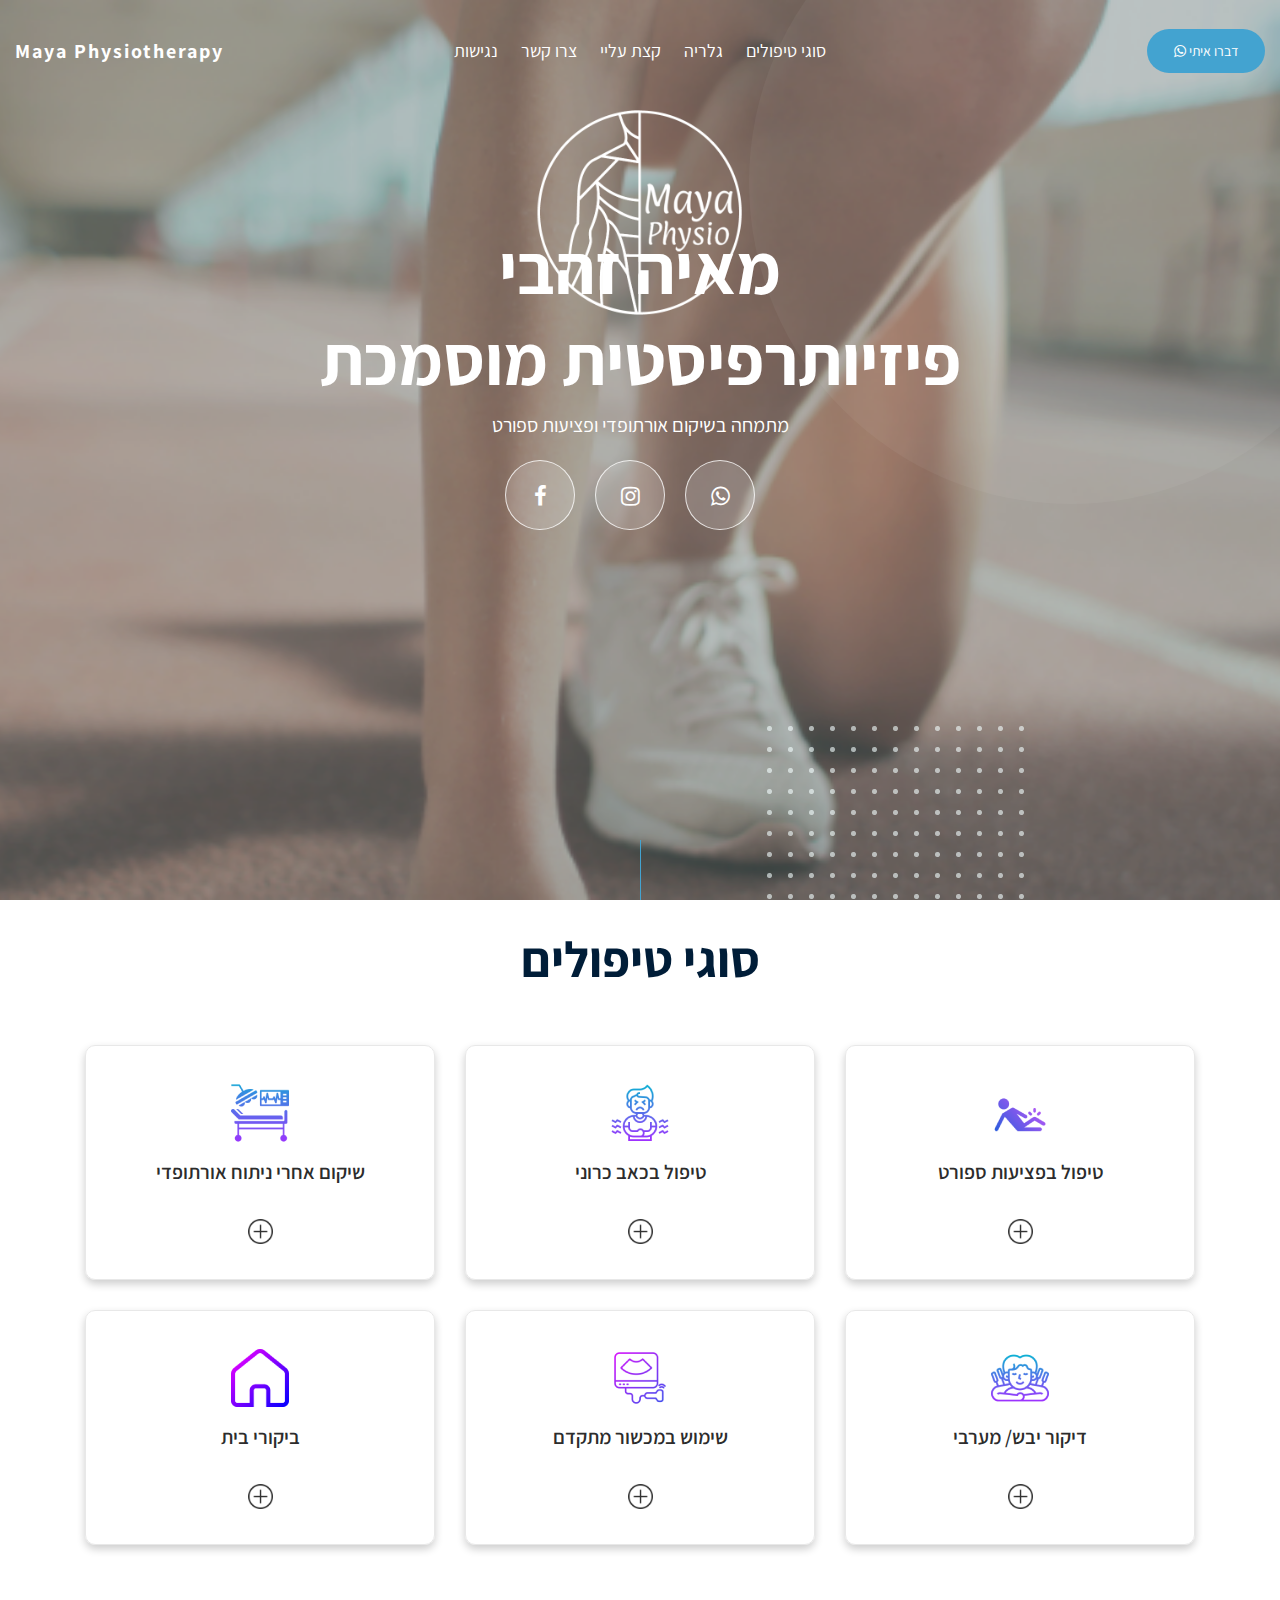
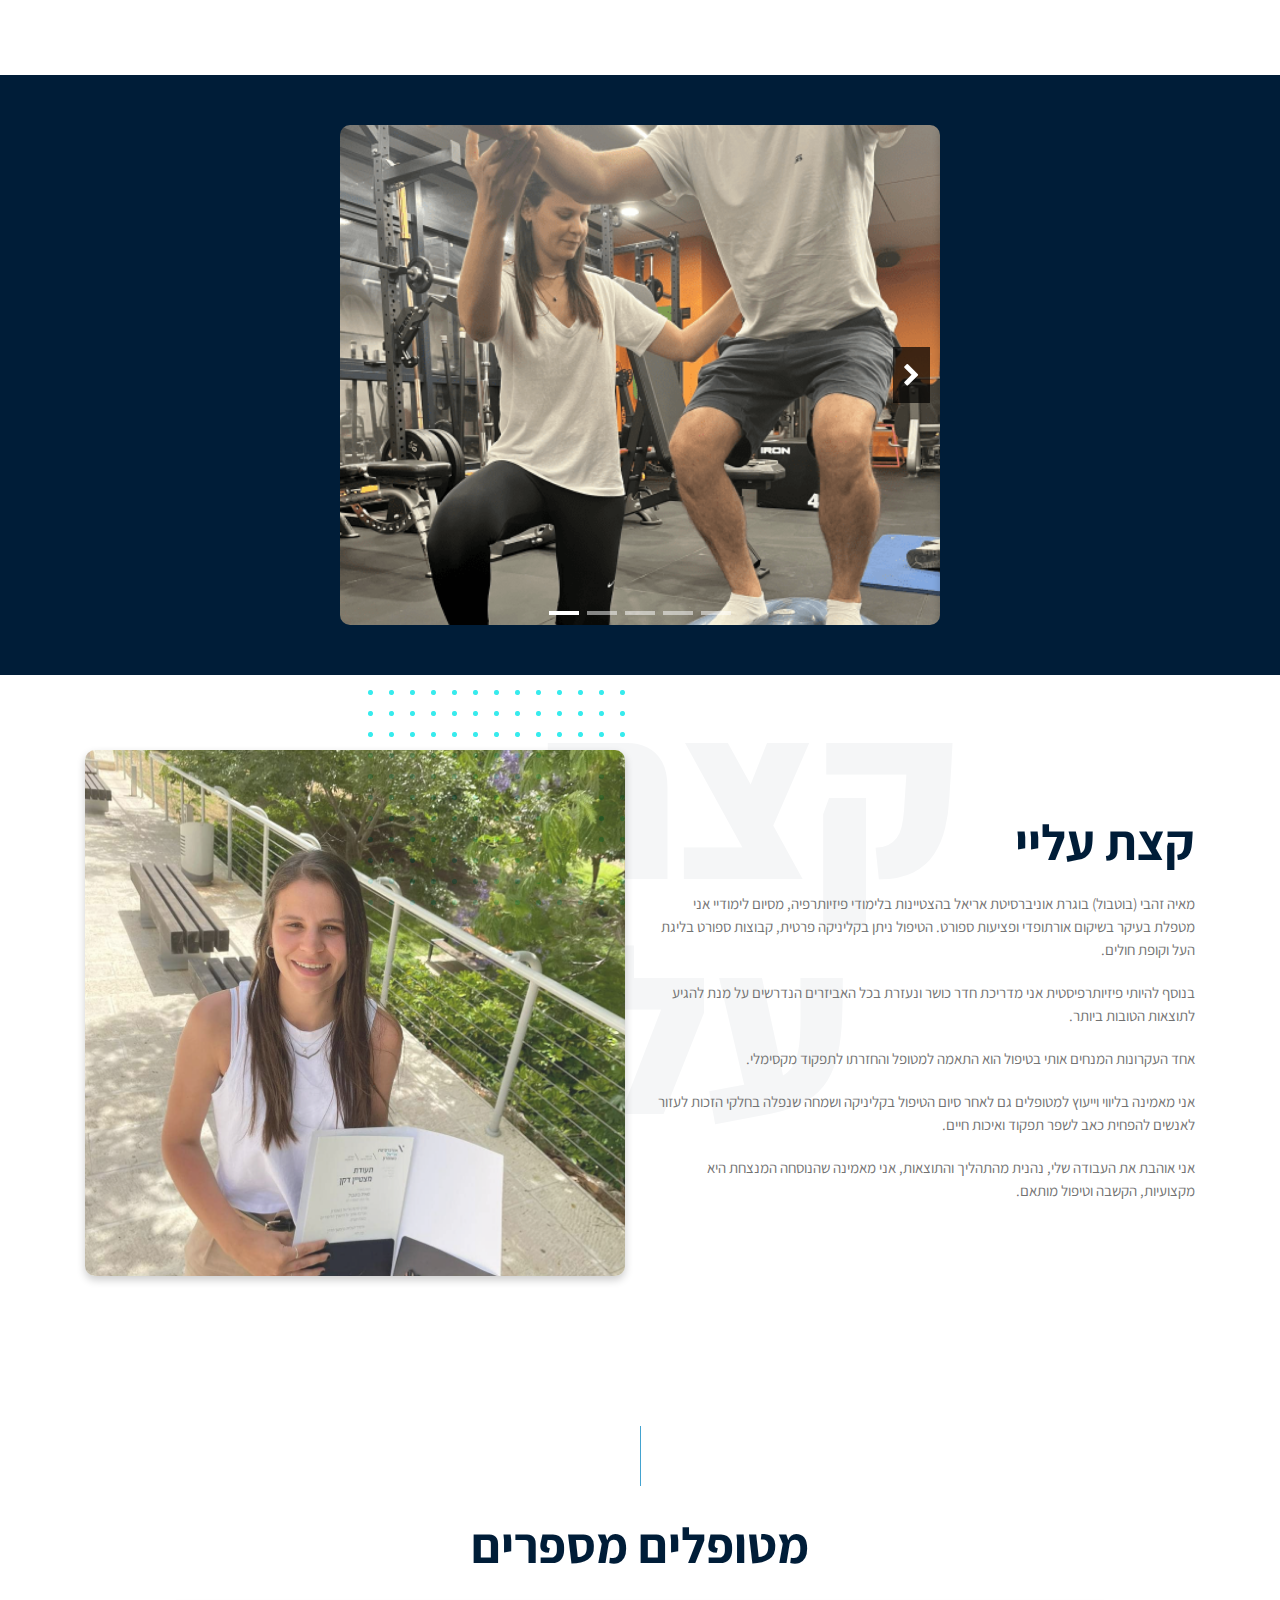
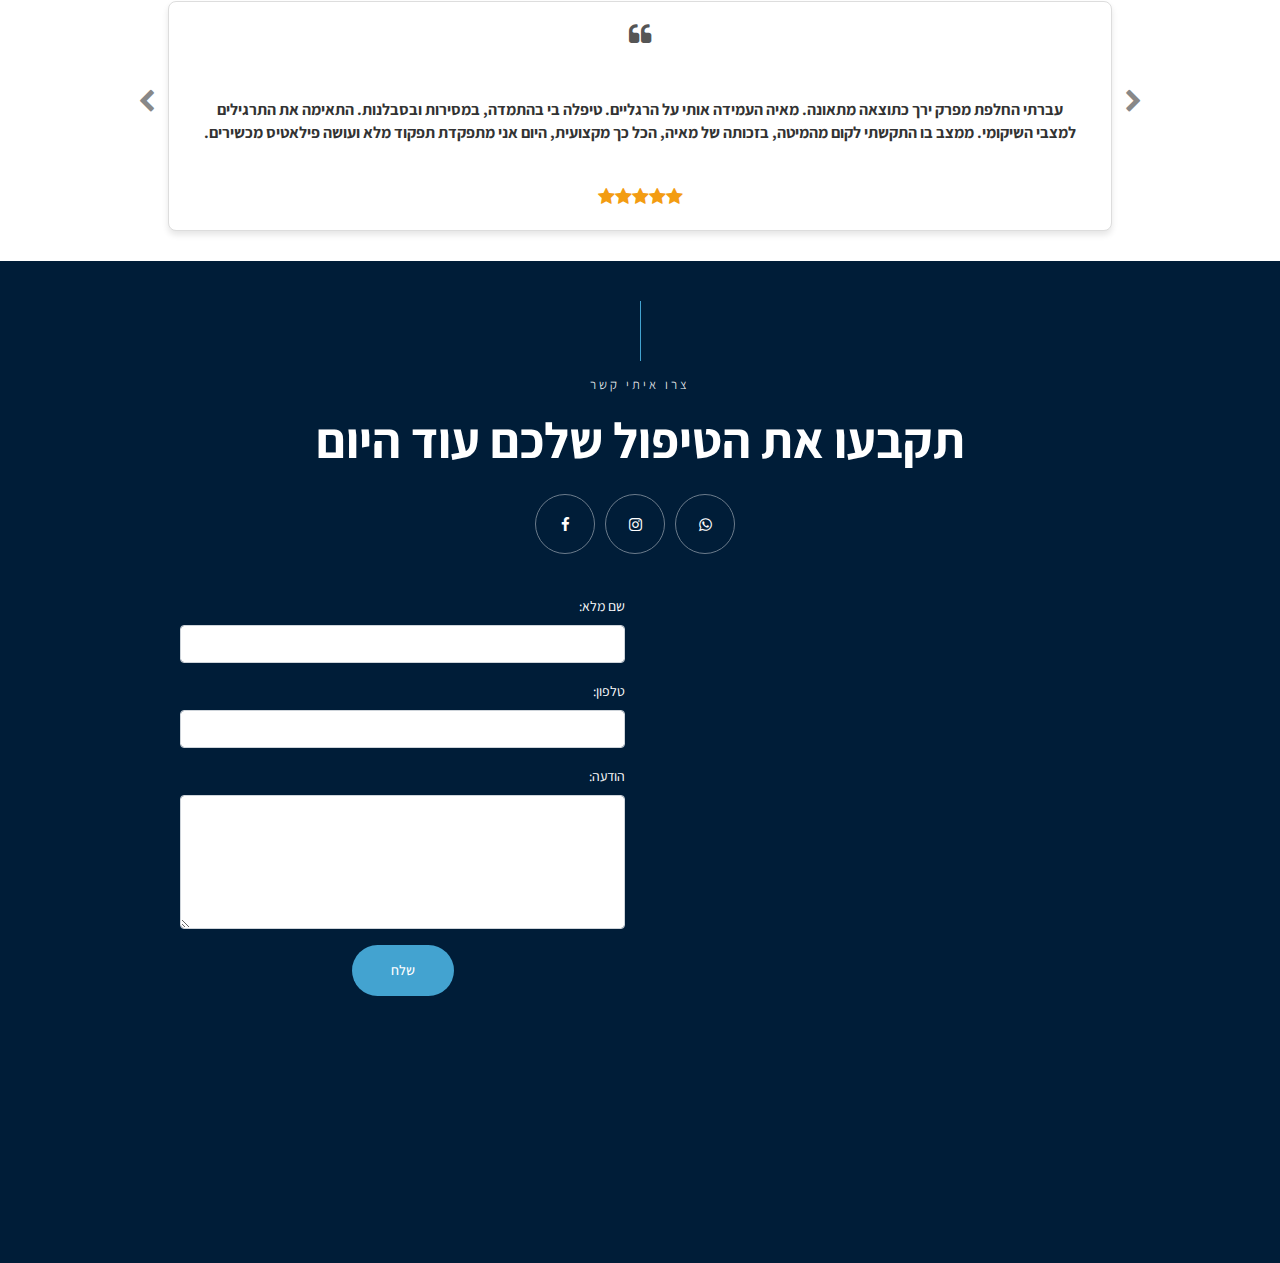
<file: index.html>
<!doctype html>
<html class="no-js" lang="he" >
<head>
    <!-- Google tag (gtag.js) -->
    <script async src="https://www.googletagmanager.com/gtag/js?id=G-TFSXCVNJ96"></script>
    <script>
        window.dataLayer = window.dataLayer || [];
        function gtag(){dataLayer.push(arguments);}
        gtag('js', new Date());

        gtag('config', 'G-TFSXCVNJ96');
    </script>
    <!-- /Google tag (gtag.js) -->
   
    <link rel="preconnect" href="https://fonts.googleapis.com">
    <link rel="preconnect" href="https://fonts.gstatic.com" crossorigin>
    <link href="https://fonts.googleapis.com/css2?family=Assistant:wght@200..800&display=swap" rel="stylesheet">

    <meta charset="utf-8">
    <meta http-equiv="x-ua-compatible" content="ie=edge">
    <title>Maya Physiotherapy</title>
    <link rel="icon" type="image/png" href="logo_white.png">

    <meta name="description" content="">
    <meta name="viewport" content="width=device-width, initial-scale=1">

    <!-- <link rel="manifest" href="site.webmanifest"> -->
    <!-- Place favicon.ico in the root directory -->

    <!-- CSS here -->
    <link rel="stylesheet" href="css/bootstrap.min.css">
    <link rel="stylesheet" href="css/owl.carousel.min.css">
    <link rel="stylesheet" href="css/magnific-popup.css">
    <link rel="stylesheet" href="css/font-awesome.min.css">
    <link rel="stylesheet" href="css/gijgo.css">
    <link rel="stylesheet" href="css/animate.min.css">
    <link rel="stylesheet" href="css/slick.css">
    <link rel="stylesheet" href="css/slicknav.css">
    <link rel="stylesheet" href="css/style.css">
</head>
<body>
    <!--[if lte IE 9]>
        <p class="browserupgrade">You are using an <strong>outdated</strong> browser. Please <a href="https://browsehappy.com/">upgrade your browser</a> to improve your experience and security.</p>
    <![endif]-->

    <!-- header-start -->
    <div id="top"></div>    
    <header role="banner">
        <div class="header-area">
            <div id="sticky-header" class="main-header-area">
                <div class="container-fluid">
                    <div class="row align-items-center">
                        <div class="col-xl-3 col-lg-2">
                            <div class="logo">
                                <a href="#top">
                                    Maya Physiotherapy
                                </a>
                            </div>
                        </div>
                        <div class="col-xl-6 col-lg-7">
                            <div class="main-menu  d-none d-lg-block">
                                <nav role="navigation">
                                    <ul id="navigation" role="menu">
                                        <li role="menuitem"><a href="accessibillity.html">נגישות</a></li>
                                        <li role="menuitem"><a href="#contact">צרו קשר</a></li>
                                        <li role="menuitem"><a href="#about_me">קצת עליי</a></li>
                                        <li role="menuitem"><a href="#gallery">גלריה</a></li>
                                        <li role="menuitem"><a href="#service_area">סוגי טיפולים</a></li>
                                    </ul>
                                </nav>
                            </div>
                        </div>
                        <div class="col-xl-3 col-lg-3 d-none d-lg-block">
                            <div class="Appointment">
                                <div class="book_btn d-none d-lg-block">
                                    <a href="https://www.rb.gy/2xjkc8" target="_blank"><i class="fa fa-whatsapp"></i> דברו איתי</a>                                    
                                </div>
                            </div>
                        </div>
                        <div class="col-12">
                            <div class="mobile_menu d-block d-lg-none"></div>
                        </div>
                    </div>

                </div>
            </div>
        </div>
    </header>
    <!-- header-end -->

    <!-- main content area -->
    <main id="main-content" role="main">

        <!-- slider_area_start -->
        <div class="slider_area">
            <div class="single_slider  d-flex align-items-center slider_bg_1">
                <div class="shap_pattern d-none d-lg-block">
                    <img src="img/about/grid.png" alt="Pattern grid image">
                </div>            
                <div class="container">
                    <div class="row align-items-center">
                        <div class="col-xl-12">
                            <div class="slider_text text-center">
                                <h3>מאיה זהבי</h3>
                                <h3 class="job-title">
                                    פיזיותרפיסטית מוסמכת
                                </h3>
                                <span class="job-description">
                                מתמחה בשיקום אורתופדי ופציעות ספורט                     
                                </span>
                            </div>
                            <div class="social_links">
                                <ul>
                                    <li><a href="https://www.facebook.com/maya.botbol" target="_blank"><i class="fa fa-facebook"></i> </a></li>
                                    <li><a href="https://www.instagram.com/mayabotbol94" target="_blank"><i class="fa fa-instagram"></i> </a></li>
                                    <li><a href="https://www.rb.gy/2xjkc8" target="_blank"><i class="fa fa-whatsapp"></i> </a></li>
                                    <li><a class="call-link" href="tel:0546351044" target="_blank"><i class="fa fa-phone"></i> </a></li>
                                </ul>
                            </div>
                            <div class="scroll_btn">
                                <a href="#service_area">
                                    <svg xmlns="http://www.w3.org/2000/svg" xmlns:xlink="http://www.w3.org/1999/xlink" aria-hidden="true" role="img" class="iconify iconify--fa6-solid" width="1em" height="1em" viewBox="0 0 512 512"><path fill="currentColor" d="M256 0a256 256 0 1 0 0 512a256 256 0 1 0 0-512M135 241c-9.4-9.4-9.4-24.6 0-33.9s24.6-9.4 33.9 0l87 87l87-87c9.4-9.4 24.6-9.4 33.9 0s9.4 24.6 0 33.9L273 345c-9.4 9.4-24.6 9.4-33.9 0z"></path></svg>
                                </a>                            
                            </div>
                        </div>                    
                    </div>
                </div>
            </div>
        </div>
        <!-- slider_area_end -->
        
        <!-- service_area  -->
        <!-- https://www.flaticon.com/free-icons/physiotherapy -->
        <div class="service_area" id="service_area">
            <div class="container">
                <div class="row">
                    <div class="col-xl-12">
                        <div class="section_title text-center mb-65">                        
                            <span></span>
                            <h3 class="h3-blue">סוגי טיפולים</h3>
                        </div>
                    </div>
                </div>
                <div class="row">
                    <div class="col-xl-4 col-md-4">
                        <div class="single_service text-center" onclick="toggleDescription(this)" role="button" tabindex="0" aria-expanded="false" aria-controls="description1">
                            <div class="service-card-icon"><img src="img/icons/surgery.svg" alt="Orthopedic Surgery Rehabilitation Icon"></div>
                            <div class="service-card-title">שיקום אחרי ניתוח אורתופדי</div>
                            <div class="service-card-description" id="description1">ליווי החל מהיום הראשון לאחר הניתוח ועד לחזרה לתפקוד מלא, בין אם מדובר בניתוח לאחר חבלה או ניתוח מתוכנן לצורך שיפור באיכות החיים.</div>
                            <span class="toggle-icon"></span>
                        </div>
                    </div>
                    <div class="col-xl-4 col-md-4">
                        <div class="single_service text-center" onclick="toggleDescription(this)" role="button" tabindex="0" aria-expanded="false" aria-controls="description2">
                            <div class="service-card-icon"><img src="img/icons/pain.svg" alt="Chronic Pain Treatment Icon"></div>
                            <div class="service-card-title">טיפול בכאב כרוני</div>
                            <div class="service-card-description" id="description2">שימוש בטכניקות מנואליות להקלה על כאב בשילוב הסבר על מקור הכאב.</div>
                            <span class="toggle-icon"></span>
                        </div>
                    </div>
                    <div class="col-xl-4 col-md-4">
                        <div class="single_service text-center" onclick="toggleDescription(this)" role="button" tabindex="0" aria-expanded="false" aria-controls="description3">
                            <div class="service-card-icon"><img src="img/icons/sport.svg" alt="Sports Injuries Treatment Icon"></div>
                            <div class="service-card-title">טיפול בפציעות ספורט</div>
                            <div class="service-card-description" id="description3">טיפול בפציעות ממגוון ענפי הספורט, לספורטאים מקצוענים וחובבנים כאחד. הקליניקה מאובזרת ברמה הגבוהה ביותר על מנת לתת מענה לספורטאים לחזור לפעילות במהירות האפשרית.</div>
                            <span class="toggle-icon"></span>
                        </div>
                    </div>
                </div>
                <div class="row">
                    <div class="col-xl-4 col-md-4">
                        <div class="single_service text-center" onclick="toggleDescription(this)" role="button" tabindex="0" aria-expanded="false" aria-controls="description4">
                            <div class="service-card-icon"><img src="img/icons/house.svg" alt="Home Visits Icon"></div>
                            <div class="service-card-title">ביקורי בית</div>
                            <div class="service-card-description" id="description4">חלק מהמטופלים מתקשים ביציאה מהבית וצריכים טיפול שתואם את תפקודם הנוכחי, ביקורי בית מתבצעים בראשל"צ והסביבה.</div>
                            <span class="toggle-icon"></span>
                        </div>
                    </div>
                    <div class="col-xl-4 col-md-4">
                        <div class="single_service text-center" onclick="toggleDescription(this)" role="button" tabindex="0" aria-expanded="false" aria-controls="description5">
                            <div class="service-card-icon"><img src="img/icons/equipment.svg" alt="Advanced Equipment Usage Icon"></div>
                            <div class="service-card-title">שימוש במכשור מתקדם</div>
                            <div class="service-card-description" id="description5">שימוש בTENS ואולטרסאונד טיפולי.</div>
                            <span class="toggle-icon"></span>
                        </div>
                    </div>
                    <div class="col-xl-4 col-md-4">
                        <div class="single_service text-center" onclick="toggleDescription(this)" role="button" tabindex="0" aria-expanded="false" aria-controls="description6">
                            <div class="service-card-icon"><img src="img/icons/acupuncture.svg" alt="Dry/Western Needling Icon"></div>
                            <div class="service-card-title">דיקור יבש/ מערבי</div>
                            <div class="service-card-description" id="description6">טיפול לצורך הפחתת כאב ושיפור טווחי תנועה שנובעים ממקור שרירי.</div>
                            <span class="toggle-icon"></span>
                        </div>
                    </div>
                </div>
            </div>
        </div>    
        <!--/ service_area  -->
        
        <!-- gallery -->
        <div class="portfolio_area portfolio_bg_1" id="gallery">
            <div class="portfolio-container">
                <div class="portfolio">
                    <div class="portfolio-inner">
                        <div class="portfolio-item"><img src="img/portfolio/1.png" alt="portfolio image #1"></div>
                        <div class="portfolio-item"><img src="img/portfolio/2.png" alt="portfolio image #2"></div>
                        <div class="portfolio-item"><img src="img/portfolio/3.png" alt="portfolio image #3"></div>
                        <div class="portfolio-item"><img src="img/portfolio/4.png" alt="portfolio image #4"></div>
                        <div class="portfolio-item"><img src="img/portfolio/5.png" alt="portfolio image #5"></div>
                    </div>
                    <button class="imageBtn prev"><i class="fa fa-chevron-left"></i></button>
                    <button class="imageBtn next"><i class="fa fa-chevron-right"></i></button>
                    <div class="portfolio-indicators"></div>
                </div>
            </div>
        </div>
        <!--/ gallery -->   
        
        <!-- about_me  -->
        <div class="about_me" id="about_me">
            <div class="about_large_title d-none d-lg-block">
                קצת עלי
            </div>
            <div class="container">
                <div class="row align-items-center">                
                    <div class="col-xl-6 col-md-6">
                        <div class="about_img">
                            <div class="color_pattern d-none d-lg-block">
                                <img src="img/about/color_grid.png" alt="colored grid">
                            </div>
                            <div class="my_Pic">
                                    <img src="img/about/BPT.png" alt="maya BPT certificate">
                            </div>
                        </div>
                    </div>
                    <div class="col-xl-6 col-md-6">
                        <div class="about_e_details">
                            <h3>קצת עליי</h3>
                            <p>מאיה זהבי (בוטבול) בוגרת אוניברסיטת אריאל בהצטיינות בלימודי פיזיותרפיה, מסיום לימודיי אני מטפלת בעיקר בשיקום אורתופדי ופציעות ספורט.
                                הטיפול ניתן בקליניקה פרטית, קבוצות ספורט בליגת העל וקופת חולים.</p>
                            <p>בנוסף להיותי פיזיותרפיסטית אני מדריכת חדר כושר ונעזרת בכל האביזרים הנדרשים על מנת להגיע לתוצאות הטובות ביותר.</p>
                            <p>אחד העקרונות המנחים אותי בטיפול הוא התאמה למטופל והחזרתו לתפקוד מקסימלי.</p>
                            <p>אני מאמינה בליווי וייעוץ למטופלים גם לאחר סיום הטיפול בקליניקה ושמחה שנפלה בחלקי הזכות לעזור לאנשים להפחית כאב לשפר תפקוד ואיכות חיים.</p>
                            <p>אני אוהבת את העבודה שלי, נהנית מהתהליך והתוצאות, אני מאמינה שהנוסחה המנצחת היא מקצועיות, הקשבה וטיפול מותאם.</p>
                        </div>
                    </div>
                </div>
            </div>
        </div>
        <!--/ about_me  -->

        <!-- Recommendations -->
        <div class="recommendation-title text-center">                        
            <span></span>
            <h3>מטופלים מספרים</h3>
        </div>
        <div class="recommendation-section">
            <div class="recommendation-container">
                <button class="nav-button" id="prevBtn">
                    <i class="fa fa-chevron-left"></i>
                </button>
                <div id="recommendationCards"></div>
                <button class="nav-button" id="nextBtn">
                    <i class="fa fa-chevron-right"></i>
                </button>
             </div>

            <template id="recommendationTemplate">
                <div class="recommendation">
                    <div>
                        <i class="fa fa-quote-left" aria-hidden="true"></i>
                    </div>
                    <div>
                        <p></p>
                    </div>
                    <div class="stars"></div>
                </div>
            </template>
        </div>
        
        <!--/ Recommendations -->
        
        <div class="contact" id="contact">
            <div class="container">
                <div class="section_title text-center mb-65">
                    <span>צרו איתי קשר</span>
                    <h3 class="h3-white">תקבעו את הטיפול שלכם עוד היום</h3>
                    <div class="socail_links">
                        <ul>
                            <li><a href="https://www.facebook.com/maya.botbol" target="_blank"><i class="fa fa-facebook"></i></a></li>
                            <li><a href="https://www.instagram.com/mayabotbol94" target="_blank"><i class="fa fa-instagram"></i></a></li>
                            <li><a href="https://www.rb.gy/2xjkc8" target="_blank"><i class="fa fa-whatsapp"></i></a></li>
                            <li><a class="call-link" href="tel:0546351044" target="_blank"><i class="fa fa-phone"></i> </a></li>
                        </ul>
                    </div>         
                </div>
                <div class="row">                
                    <div class="col-xl-6 col-lg-6">
                        <div class="contact_form_area">
                            <div class="row">
                                <div class="col-xl-10 offset-xl-1">
                                    <!-- https://forms.un-static.com/ -->
                                    <form action="https://forms.un-static.com/forms/78335e00d6da94b51d60c2926093464d6988e4e2" method="POST" id="contact_form">
                                        <div class="form-group">
                                            <label for="full_name">שם מלא:</label>
                                            <input type="text" class="form-control" id="full_name" name="full_name" required>
                                        </div>
                                        <div class="form-group">
                                            <label for="phone">טלפון:</label>
                                            <input type="text" class="form-control" id="phone" name="phone" required>
                                        </div>
                                        <div class="form-group">
                                            <label for="description">הודעה:</label>
                                            <textarea class="form-control" id="description" name="description" rows="5" required></textarea>
                                        </div>
                                        <div class="form-group text-center">
                                            <button type="submit" class="boxed-btn3">שלח</button>
                                        </div>
                                    </form>
                                </div>
                            </div>
                        </div>
                    </div>
                    <div class="col-xl-6 col-lg-6">
                        <div class="contact_map">
                            <iframe src="https://www.google.com/maps/embed?pb=!1m18!1m12!1m3!1d3383.962162244056!2d34.771329212632715!3d31.989041173894456!2m3!1f0!2f0!3f0!3m2!1i1024!2i768!4f13.1!3m3!1m2!1s0x1502b380abbb8743%3A0xb550aec94bbb1c53!2sMoshe%20Levi%20St%2011%2C%20Rishon%20LeTsiyon!5e0!3m2!1sen!2sil!4v1717245496168!5m2!1sen!2sil" width="400" height="300" style="border:0;border-radius: 10px;" allowfullscreen="" loading="lazy" referrerpolicy="no-referrer-when-downgrade"></iframe>
                        </div>
                    </div>              
                </div>
            </div>
        </div>

    </main>


    <!-- footer start -->
    <footer class="footer" role="contentinfo">
        <div class="copy-right_text">
            <div class="container">
                <div class="footer_border"></div>
                <div class="row">
                    <div class="col-xl-12">
                        <p class="copy_right text-center" hidden>
                            <!-- Link back to Colorlib can't be removed. Template is licensed under CC BY 3.0. -->
Copyright &amp;copy2024 All rights reserved | This template is made with <i class="fa fa-heart-o" aria-hidden="true"></i> by <a href="https://colorlib.com" target="_blank">Colorlib</a>
<!-- Link back to Colorlib can't be removed. Template is licensed under CC BY 3.0. -->
                        </p>
                    </div>
                </div>
            </div>
        </div>
    </footer>
    <!--/ footer end  -->    
    
    <!-- JS here -->
    <script src="js/vendor/modernizr-3.5.0.min.js"></script>
    <script src="js/vendor/jquery-1.12.4.min.js"></script>
    <script src="js/popper.min.js"></script>
    <script src="js/bootstrap.min.js"></script>
    <script src="js/owl.carousel.min.js"></script>
    <script src="js/isotope.pkgd.min.js"></script>
    <script src="js/ajax-form.js"></script>
    <script src="js/waypoints.min.js"></script>
    <script src="js/jquery.counterup.min.js"></script>
    <script src="js/imagesloaded.pkgd.min.js"></script>
    <script src="js/scrollIt.js"></script>
    <script src="js/jquery.scrollUp.min.js"></script>
    <script src="js/wow.min.js"></script>
    <script src="js/nice-select.min.js"></script>
    <script src="js/jquery.slicknav.min.js"></script>
    <script src="js/jquery.magnific-popup.min.js"></script>
    <script src="js/plugins.js"></script>
    <script src="js/gijgo.min.js"></script>
    <script src="js/main.js"></script>
    <script src="js/form-validation.js"></script>

    <!-- oren js -->
    <script src="js/portfolio.js"></script>
    <script src="js/recommendations.js"></script>
    <script src="js/services.js"></script>

     <!-- Accessibillity -->
    <script src="https://cdn.enable.co.il/licenses/enable-L275880mkutfgip9-0724-61306/init.js"></script>
</body>
</html>
</file>
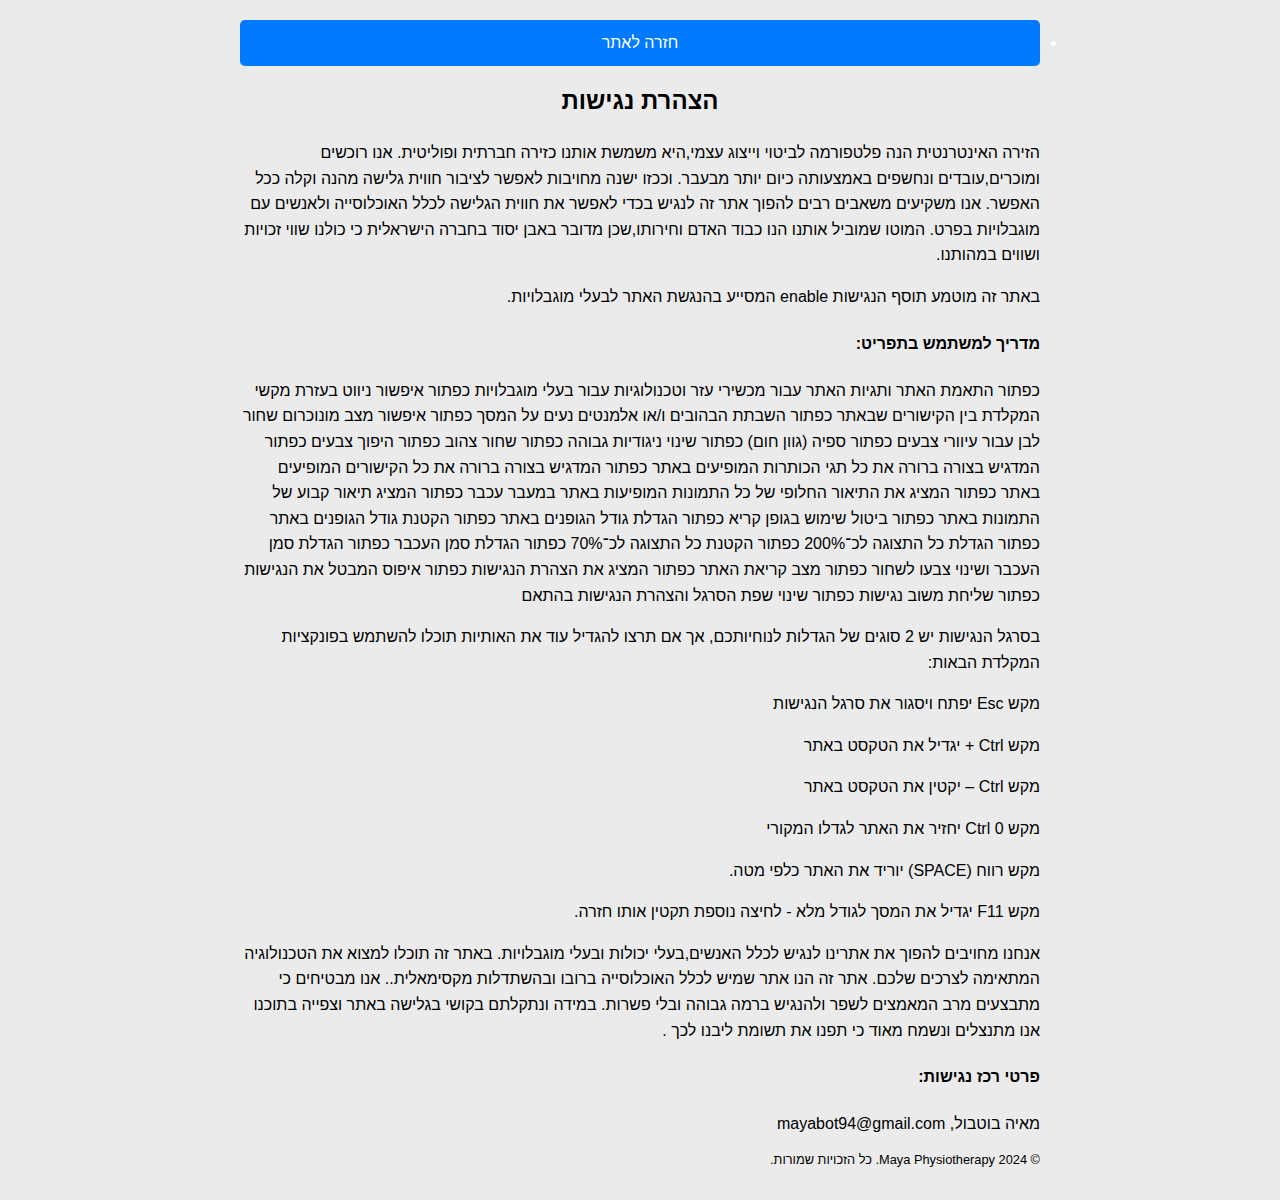
<file: accessibillity.html>
<!DOCTYPE html>
<html lang="en">
<head>
    <meta charset="UTF-8">
    <meta name="viewport" content="width=device-width, initial-scale=1.0">
    <title>Accessibility Statement</title>
    <style>
        body {
            font-family: Arial, sans-serif;
            line-height: 1.6;
            max-width: 800px;
            margin: 0 auto;
            padding: 20px;
            direction: rtl;
            background: #ebebeb;
        }
        h1 {
            font-size: 1.5rem;
            text-align: center;
            margin-bottom: 20px;
        }
        p {
            margin-bottom: 10px;
        }
        .back-to-site {
            display: list-item;
            padding: 10px 20px;
            background-color: #007bff;
            color: #fff;
            text-decoration: none;
            border-radius: 5px;
            transition: background-color 0.3s;           
            text-align: center;

        }
        .back-to-site:hover {
            background-color: #0056b3;
        }
    </style>
</head>
<body>
    <a href="index.html" class="back-to-site">חזרה לאתר</a>

    <h1>הצהרת נגישות</h1>
    <p>
        הזירה האינטרנטית הנה פלטפורמה לביטוי וייצוג עצמי,היא משמשת אותנו כזירה חברתית ופוליטית.

        אנו רוכשים ומוכרים,עובדים ונחשפים באמצעותה כיום יותר מבעבר.

        וככזו ישנה מחויבות לאפשר לציבור חווית גלישה מהנה וקלה ככל האפשר.

        אנו משקיעים משאבים רבים להפוך אתר זה לנגיש בכדי לאפשר את חווית הגלישה לכלל האוכלוסייה ולאנשים עם מוגבלויות בפרט.

        המוטו שמוביל אותנו הנו כבוד האדם וחירותו,שכן מדובר באבן יסוד בחברה הישראלית כי כולנו שווי זכויות ושווים במהותנו.
    </p>
    <p>
        באתר זה מוטמע תוסף הנגישות enable המסייע בהנגשת האתר לבעלי מוגבלויות.
    </p>
    <h4> מדריך למשתמש בתפריט:</h2>
    <p>
        כפתור התאמת האתר ותגיות האתר עבור מכשירי עזר וטכנולוגיות עבור בעלי מוגבלויות

        כפתור איפשור ניווט בעזרת מקשי המקלדת בין הקישורים שבאתר

        כפתור השבתת הבהובים ו/או אלמנטים נעים על המסך

        כפתור איפשור מצב מונוכרום שחור לבן עבור עיוורי צבעים

        כפתור ספיה (גוון חום)

        כפתור שינוי ניגודיות גבוהה

        כפתור שחור צהוב

        כפתור היפוך צבעים

        כפתור המדגיש בצורה ברורה את כל תגי הכותרות המופיעים באתר

        כפתור המדגיש בצורה ברורה את כל הקישורים המופיעים באתר

        כפתור המציג את התיאור החלופי של כל התמונות המופיעות באתר במעבר עכבר

        כפתור המציג תיאור קבוע של התמונות באתר

        כפתור ביטול שימוש בגופן קריא

        כפתור הגדלת גודל הגופנים באתר

        כפתור הקטנת גודל הגופנים באתר

        כפתור הגדלת כל  התצוגה לכ־200%

        כפתור הקטנת כל  התצוגה לכ־70%

        כפתור הגדלת סמן העכבר

        כפתור הגדלת סמן העכבר ושינוי צבעו לשחור

        כפתור מצב קריאת האתר

        כפתור המציג את הצהרת הנגישות

        כפתור איפוס המבטל את הנגישות

        כפתור שליחת משוב נגישות

        כפתור שינוי שפת הסרגל והצהרת הנגישות בהתאם
    </p>
    <p>
        בסרגל הנגישות יש 2 סוגים של הגדלות לנוחיותכם, אך אם תרצו להגדיל עוד את האותיות תוכלו להשתמש בפונקציות המקלדת הבאות:
    </p>
    <p>מקש Esc יפתח ויסגור את סרגל הנגישות</p>
    <p>מקש Ctrl + יגדיל את הטקסט באתר</p>
    <p>מקש Ctrl – יקטין את הטקסט באתר</p>
    <p>מקש Ctrl 0 יחזיר את האתר לגדלו המקורי</p>
    <p>מקש רווח (SPACE) יוריד את האתר כלפי מטה.</p>    
    <p>מקש F11 יגדיל את המסך לגודל מלא - לחיצה נוספת תקטין אותו חזרה.</p>
    <p>
        אנחנו מחויבים להפוך את אתרינו לנגיש לכלל האנשים,בעלי יכולות ובעלי מוגבלויות.

        באתר זה תוכלו למצוא את הטכנולוגיה המתאימה לצרכים שלכם.

        אתר זה הנו אתר שמיש לכלל האוכלוסייה ברובו ובהשתדלות מקסימאלית..
        אנו מבטיחים כי מתבצעים מרב המאמצים לשפר ולהנגיש ברמה גבוהה ובלי פשרות.

        במידה ונתקלתם בקושי בגלישה באתר וצפייה בתוכנו אנו מתנצלים ונשמח מאוד כי תפנו את תשומת ליבנו לכך .
    </p>
    <h4>פרטי רכז נגישות:</h5>
    <p>מאיה בוטבול, mayabot94@gmail.com</p>
    <footer>
        <p style="font-size: 0.8rem;">&copy; 2024 Maya Physiotherapy. כל הזכויות שמורות.</p>
    </footer>

    <!-- Accessibillity -->
    <script src="https://cdn.enable.co.il/licenses/enable-L275880mkutfgip9-0724-61306/init.js"></script>
</body>
</html>
</file>
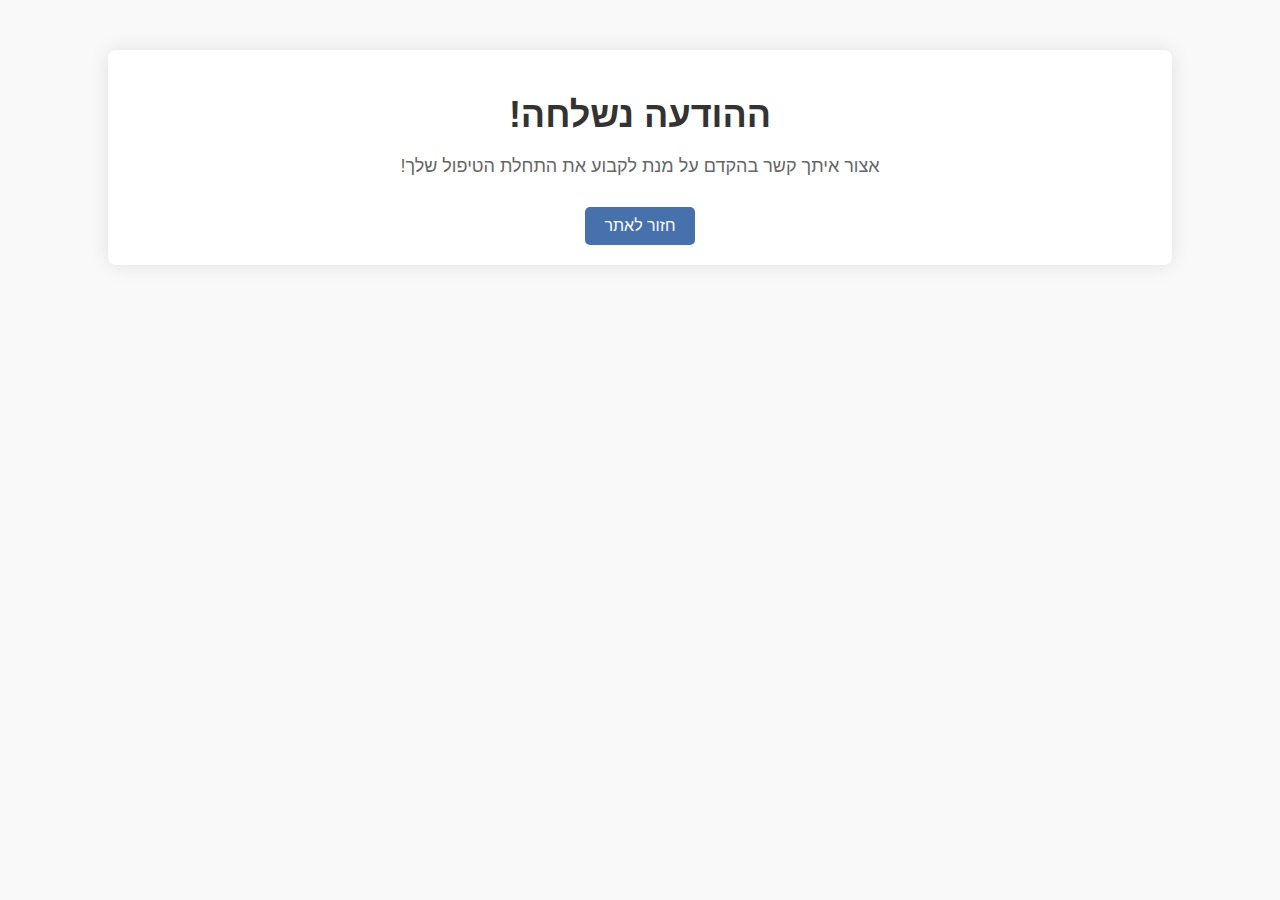
<file: thank_you.html>
<!DOCTYPE html>
<html lang="he" dir="rtl">
<head>
    <meta charset="UTF-8">
    <meta name="viewport" content="width=device-width, initial-scale=1.0">
    <title>ההודעה נשלחה!</title>
    <style>
        body {
            font-family: Arial, sans-serif;
            background-color: #f9f9f9;
            margin: 0;
            padding: 0;
            text-align: center;
        }
        .container {
        	width: 80%;
            margin: 50px auto;
            padding: 20px;
            background-color: #fff;
            border-radius: 8px;
            box-shadow: 0 0 20px rgba(0, 0, 0, 0.1);
        }
        h1 {
            font-size: 36px;
            color: #333;
            margin-bottom: 20px;
        }
        p {
            font-size: 18px;
            color: #666;
            margin-bottom: 30px;
        }
        .cta-button {
            display: inline-block;
            padding: 10px 20px;
            background-color: #4771AC;
            color: #fff;
            text-decoration: none;
            border-radius: 5px;
            transition: background-color 0.3s;
        }
        .cta-button:hover {
            background-color: #325D8B;
        }
        footer {
            margin-top: 50px;
            color: #999;
        }
        footer a {
            color: #999;
            text-decoration: none;
            margin: 0 10px;
        }
    </style>
</head>
<body>
    <div class="container">
        <h1>ההודעה נשלחה!</h1>
        <p>אצור איתך קשר בהקדם על מנת לקבוע את התחלת הטיפול שלך!</p>
        <a href="https://www.maya-physio.com/" class="cta-button">חזור לאתר</a>
    </div>
</body>
</html>
</file>
<file: css/gijgo.css>
.gj-button {
    background-color: #f5f5f5;
    border: 1px solid #ddd;
    color: #000;
    border-radius: 3px;
    padding: 6px 10px;
    cursor: pointer;
}

.gj-unselectable {
    -webkit-touch-callout: none;
    -webkit-user-select: none;
    -khtml-user-select: none;
    -moz-user-select: none;
    -ms-user-select: none;
    user-select: none;
}

.gj-row {
    display: -webkit-box;
    display: -ms-flexbox;
    display: flex;
    -ms-flex-wrap: wrap;
    flex-wrap: wrap;
}

.gj-margin-left-5 {
    margin-left: 5px;
}

.gj-margin-left-10 {
    margin-left: 10px;
}

.gj-width-full {
    width: 100%;
}

.gj-cursor-pointer {
    cursor: pointer;
}

.gj-text-align-center {
    text-align: center;
}

.gj-font-size-16 {
    font-size: 16px;
}

.gj-hidden {
    display: none;
}

/** Material Design */
.gj-button-md {
    background: 0 0;
    border: none;
    border-radius: 2px;
    color: rgba(0, 0, 0, 0.87);
    position: relative;
    height: 36px;
    margin: 0;
    min-width: 64px;
    padding: 0 16px;
    display: inline-block;
    font-family: "Roboto","Helvetica","Arial",sans-serif;
    font-size: 1rem;
    font-weight: 500;
    text-transform: uppercase;
    letter-spacing: 0;
    overflow: hidden;
    will-change: box-shadow;
    transition: box-shadow .2s cubic-bezier(.4,0,1,1),background-color .2s cubic-bezier(.4,0,.2,1),color .2s cubic-bezier(.4,0,.2,1);
    outline: none;
    cursor: pointer;
    text-decoration: none;
    text-align: center;
    line-height: 36px;
    vertical-align: middle;
    overflow: hidden;
    -webkit-user-select: none;
    -moz-user-select: none;
    -ms-user-select: none;
    user-select: none;
}

.gj-button-md:hover {
    background-color: rgba(158,158,158,.2);
}

.gj-button-md:disabled {
    color: rgba(0,0,0,.26);
    background: 0 0;
}

.gj-button-md .material-icons,
.gj-button-md .gj-icon {
    vertical-align: middle;
    /*font-size: 1.3rem;
    margin-right: 4px;*/
}

.gj-button-md.gj-button-md-icon {
    width: 24px;
    height: 31px;
    min-width: 24px;
    padding: 0px;
    display: table;
}

.gj-button-md.gj-button-md-icon .material-icons,
.gj-button-md.gj-button-md-icon .gj-icon {
    display: table-cell;
    margin-right: 0px;
    width: 24px;
    height: 24px;
}

.gj-button-md.active {
    background-color: rgba(158,158,158,.4);
}

.gj-button-md-group {
    position: relative;
    display: inline-block;
    vertical-align: middle;
}

.gj-textbox-md {
    border: none;
    border-bottom: 1px solid rgba(0,0,0,.42);
    display: block;
    font-family: "Helvetica","Arial",sans-serif;
    font-size: 16px;
    line-height: 16px;
    padding: 4px 0px;
    margin: 0;
    width: 100%;
    background: 0 0;
    text-align: left;
    color: rgba(0,0,0,.87);
}

.gj-textbox-md:focus,
.gj-textbox-md:active {
    border-bottom: 2px solid rgba(0,0,0,.42);
    outline: none;
}

.gj-textbox-md::placeholder {
    color: #8e8e8e;
}

.gj-textbox-md:-ms-input-placeholder {
    color: #8e8e8e;
}

.gj-textbox-md::-ms-input-placeholder {
    color: #8e8e8e;
}

.gj-md-spacer-24 {
    min-width: 24px;
    width: 24px;
    display: inline-block;
}

.gj-md-spacer-32 {
    min-width: 32px;
    width: 32px;
    display: inline-block;
}

.gj-modal {
    position: fixed;
    top: 0;
    right: 0;
    bottom: 0;
    left: 0;
    z-index: 1203;
    display: none;
    overflow: hidden;
    -webkit-overflow-scrolling: touch;
    outline: 0;
    background-color: rgba(0, 0, 0, 0.54118);
    transition: 200ms ease opacity;
    will-change: opacity;
}

/* List */
ul.gj-list li [data-role="wrapper"] {
    display: table;
    width: 100%;
}

ul.gj-list li [data-role="checkbox"] {
    display: table-cell;
    vertical-align:middle;
    text-align:center;
}

ul.gj-list li [data-role="image"] {
    display: table-cell;
    vertical-align:middle;
    text-align:center;
}

ul.gj-list li [data-role="display"] {
    display: table-cell;
    vertical-align:middle;
    cursor: pointer;
}

ul.gj-list li [data-role="display"]:empty:before {
  content: "\200b"; /* unicode zero width space character */
}

/* List - Bootstrap */
ul.gj-list-bootstrap {
    padding-left: 0px;
    margin-bottom: 0px;
}

ul.gj-list-bootstrap li {
    padding: 0px;
}

ul.gj-list-bootstrap li [data-role="wrapper"] {
    padding: 0px 10px;
}

ul.gj-list-bootstrap li [data-role="checkbox"] {
    width: 24px;
    padding: 3px;
}

ul.gj-list-bootstrap li [data-role="image"] {
    width: 24px;
    height: 24px;
}

ul.gj-list-bootstrap li [data-role="display"] {
    padding: 8px 0px 8px 4px;
}

.list-group-item.active ul li, .list-group-item.active:focus ul li, .list-group-item.active:hover ul li {
    text-shadow: none;
    color:initial;
}

/* List - Material Design */
ul.gj-list-md {
    padding: 0px;
    list-style: none;
    list-style-type: none;
    line-height: 24px;
    letter-spacing: 0;
    color: #616161; /* Gray 700 */
}

ul.gj-list-md li {
    display: list-item;
    list-style-type: none;
    padding: 0px;
    min-height: unset;
    box-sizing: border-box;
    align-items: center;
    cursor: default;
    overflow: hidden;

    font-family: "Roboto","Helvetica","Arial",sans-serif;
    font-size: 16px;
    font-weight: 400;
    letter-spacing: .04em;
    line-height: 1;
    
    -webkit-flex-direction: row;
    -ms-flex-direction: row;
    flex-direction: row;
    -webkit-flex-wrap: nowrap;
    -ms-flex-wrap: nowrap;
    flex-wrap: nowrap;
}

ul.gj-list-md li [data-role="checkbox"] {
    height: 24px;
    width: 24px;
}

ul.gj-list-md li [data-role="image"] {
    height: 24px;
    width: 24px;
}

ul.gj-list-md li [data-role="display"] {
    padding: 8px 0px 8px 5px;
    order: 0;
    flex-grow: 2;
    text-decoration: none;
    box-sizing: border-box;
    align-items: center;
    text-align: left;
    color: rgba(0,0,0,.87);
}

ul.gj-list-md li.disabled>[data-role="wrapper"]>[data-role="display"] {
    color: #9E9E9E; /* Gray 500 */
}

.gj-list-md-active {
    background: #e0e0e0;
    color: #3f51b5;
}


/* Picker */
.gj-picker {
    position: absolute;
    z-index: 1203;
    background-color: #fff;
}

.gj-picker .selected {
    color: #fff;
}

/* Material Design */
.gj-picker-md {
    font-family: "Roboto","Helvetica","Arial",sans-serif;
    font-size: 16px;
    font-weight: 400;
    letter-spacing: .04em;
    line-height: 1;
    color: rgba(0,0,0,.87);
    border: 1px solid #E0E0E0;
}

.gj-modal .gj-picker-md {
    border: 0px;
}

.gj-picker-md [role="header"] {
    color: rgba(255, 255, 255, 0.54);
    display: flex;
    background: #2196f3;
    align-items: baseline;
    user-select: none;
    justify-content: center;
}

.gj-picker-md [role="footer"] {
    float: right;
    padding: 10px;
}

.gj-picker-md [role="footer"] button.gj-button-md {
    color: #2196f3;
    font-weight: bold;
    font-size: 13px;
}

/* Bootstrap */
.gj-picker-bootstrap {
    border-radius: 4px;
    border: 1px solid #E0E0E0;
}

.gj-picker-bootstrap .selected {
    color: #888;
}

.gj-picker-bootstrap [role="header"] {
    background: #eee;
    color: #AAA;
}
@font-face {
    font-family: 'gijgo-material';
    src: url('../fonts/gijgo-material.eot?235541');
    src: url('../fonts/gijgo-material.eot?235541#iefix') format('embedded-opentype'), url('../fonts/gijgo-material.ttf?235541') format('truetype'), url('../fonts/gijgo-material.woff?235541') format('woff'), url('../fonts/gijgo-material.svg?235541#gijgo-material') format('svg');
    font-weight: normal;
    font-style: normal;
}

.gj-icon {
    /* use !important to prevent issues with browser extensions that change fonts */
    font-family: 'gijgo-material' !important;
    font-size: 24px;
    speak: none;
    font-style: normal;
    font-weight: normal;
    font-variant: normal;
    text-transform: none;
    line-height: 1;
    /* Enable Ligatures ================ */
    letter-spacing: 0;
    -webkit-font-feature-settings: "liga";
    -moz-font-feature-settings: "liga=1";
    -moz-font-feature-settings: "liga";
    -ms-font-feature-settings: "liga" 1;
    font-feature-settings: "liga";
    -webkit-font-variant-ligatures: discretionary-ligatures;
    font-variant-ligatures: discretionary-ligatures;
    /* Better Font Rendering =========== */
    -webkit-font-smoothing: antialiased;
    -moz-osx-font-smoothing: grayscale;
}

.gj-icon.undo:before {
    content: "\e900";
}

.gj-icon.vertical-align-top:before {
    content: "\e901";
}

.gj-icon.vertical-align-center:before {
    content: "\e902";
}

.gj-icon.vertical-align-bottom:before {
    content: "\e903";
}

.gj-icon.arrow-dropup:before {
    content: "\e904";
}

.gj-icon.clock:before {
    content: "\e905";
}

.gj-icon.refresh:before {
    content: "\e906";
}

.gj-icon.last-page:before {
    content: "\e907";
}

.gj-icon.first-page:before {
    content: "\e908";
}

.gj-icon.cancel:before {
    content: "\e909";
}

.gj-icon.clear:before {
    content: "\e90a";
}

.gj-icon.check-circle:before {
    content: "\e90b";
}

.gj-icon.delete:before {
    content: "\e90c";
}

.gj-icon.arrow-upward:before {
    content: "\e90d";
}

.gj-icon.arrow-forward:before {
    content: "\e90e";
}

.gj-icon.arrow-downward:before {
    content: "\e90f";
}

.gj-icon.arrow-back:before {
    content: "\e910";
}

.gj-icon.list-numbered:before {
    content: "\e911";
}

.gj-icon.list-bulleted:before {
    content: "\e912";
}

.gj-icon.indent-increase:before {
    content: "\e913";
}

.gj-icon.indent-decrease:before {
    content: "\e914";
}

.gj-icon.redo:before {
    content: "\e915";
}

.gj-icon.align-right:before {
    content: "\e916";
}

.gj-icon.align-left:before {
    content: "\e917";
}

.gj-icon.align-justify:before {
    content: "\e918";
}

.gj-icon.align-center:before {
    content: "\e919";
}

.gj-icon.strikethrough:before {
    content: "\e91a";
}

.gj-icon.italic:before {
    content: "\e91b";
}

.gj-icon.underlined:before {
    content: "\e91c";
}

.gj-icon.bold:before {
    content: "\e91d";
}

.gj-icon.arrow-dropdown:before {
    content: "\e91e";
}

.gj-icon.done:before {
    content: "\e91f";
}

.gj-icon.pencil:before {
    content: "\e920";
}

.gj-icon.minus:before {
    content: "\e921";
}

.gj-icon.plus:before {
    content: "\e922";
}

.gj-icon.chevron-up:before {
    content: "\e923";
}

.gj-icon.chevron-right:before {
    content: "\e924";
}

.gj-icon.chevron-down:before {
    content: "\e925";
}

.gj-icon.chevron-left:before {
    content: "\e926";
}

.gj-icon.event:before {
    content: "\e927";
}
.gj-draggable {
    cursor: move;
}
.gj-resizable-handle {
    position: absolute;
    font-size: 0.1px;
    display: block;
    -ms-touch-action: none;
    touch-action: none;
    z-index: 1203;
}

.gj-resizable-n {
    cursor: n-resize;
    height: 7px;
    width: 100%;
    top: -5px;
    left: 0;
}
.gj-resizable-e {
    cursor: e-resize;
    width: 7px;
    right: -5px;
    top: 0;
    height: 100%;
}
.gj-resizable-s {
    cursor: s-resize;
    height: 7px;
    width: 100%;
    bottom: -5px;
    left: 0;
}
.gj-resizable-w {
	cursor: w-resize;
	width: 7px;
	left: -5px;
	top: 0;
	height: 100%;
}
.gj-resizable-se {
	cursor: se-resize;
	width: 12px;
	height: 12px;
	right: 1px;
	bottom: 1px;
}
.gj-resizable-sw {
	cursor: sw-resize;
	width: 9px;
	height: 9px;
	left: -5px;
	bottom: -5px;
}
.gj-resizable-nw {
	cursor: nw-resize;
	width: 9px;
	height: 9px;
	left: -5px;
	top: -5px;
}
.gj-resizable-ne {
	cursor: ne-resize;
	width: 9px;
	height: 9px;
	right: -5px;
	top: -5px;
}

.gj-dialog-footer {
    position: absolute;
    bottom: 0px;
    width: 100%;
    margin-top: 0px;
}

.gj-dialog-scrollable [data-role="body"] {
    overflow-x: hidden;
    overflow-y: scroll;
}

/** Bootstrap 3 **/
.gj-dialog-bootstrap {
    overflow: hidden;
    z-index: 1202;
}

.gj-dialog-bootstrap [data-role="title"] {
    display: inline;
}
.gj-dialog-bootstrap [data-role="close"] {
    line-height: 1.42857143;
}

/** Bootstrap 4 **/
.gj-dialog-bootstrap4 {
    overflow: hidden;
    z-index: 1202;
}

.gj-dialog-bootstrap4 [data-role="title"] {
    display: inline;
}
.gj-dialog-bootstrap4 [data-role="close"] {
    line-height: 1.5;
}

/** Material Design **/
.gj-dialog-md {
    background-color: #FFF;
    overflow: hidden;
    border: none;
    box-shadow: 0 11px 15px -7px rgba(0,0,0,.2), 0 24px 38px 3px rgba(0,0,0,.14), 0 9px 46px 8px rgba(0,0,0,.12);
    box-sizing: border-box;
    position: relative;
    display: -webkit-box;
    display: -webkit-flex;
    display: -ms-flexbox;
    display: flex;
    -webkit-box-orient: vertical;
    -webkit-box-direction: normal;
    -webkit-flex-direction: column;
    -ms-flex-direction: column;
    flex-direction: column;
    -webkit-background-clip: padding-box;
    background-clip: padding-box;
    outline: 0;
    z-index: 1202;
}

.gj-dialog-md-header {
    padding: 24px 24px 0px 24px;
    font-family: "Roboto","Helvetica","Arial",sans-serif;
}

.gj-dialog-md-title {
    margin: 0;
    font-weight: 400;
    display: inline;
    line-height: 28px;
    font-size: 20px;
}

.gj-dialog-md-close {
    -webkit-appearance: none;
    padding: 0;
    cursor: pointer;
    background: 0 0;
    border: 0;
    float: right;
    line-height: 28px;
    font-size: 28px;
}

.gj-dialog-md-body {
    padding: 20px 24px 24px 24px;
    color: rgba(0,0,0,.54);
    font-family: "Helvetica","Arial",sans-serif;
    font-size: 14px;
    font-weight: 400;
    line-height: 20px;
}

.gj-dialog-md-footer {
    padding: 8px 8px 8px 24px;
    display: -webkit-flex;
    display: -ms-flexbox;
    display: flex;
    -webkit-flex-direction: row-reverse;
    -ms-flex-direction: row-reverse;
    flex-direction: row-reverse;
    -webkit-flex-wrap: wrap;
    -ms-flex-wrap: wrap;
    flex-wrap: wrap;

    box-sizing: border-box;
}

.gj-dialog-md-footer>*:first-child {
    margin-right: 0;
}

.gj-dialog-md-footer>* {
    margin-right: 8px;
    height: 36px;
}
DIV.gj-grid-wrapper {
    margin: auto;
    position: relative;
    clear:both;
    z-index: 1;
}

TABLE.gj-grid {
    margin: auto;    
    border-collapse: collapse;
    width: 100%;
    table-layout: fixed;
}

TABLE.gj-grid THEAD TH [data-role="selectAll"] {
    margin: auto;
}

TABLE.gj-grid THEAD TH [data-role="title"] {
    display: inline-block;
}

TABLE.gj-grid THEAD TH [data-role="sorticon"] {
    display: inline-block;
}

TABLE.gj-grid THEAD TH {
    overflow: hidden;
    text-overflow: ellipsis;
}

TABLE.gj-grid.autogrow-header-row THEAD TH {
    overflow: auto;
    text-overflow: initial;
    white-space: pre-wrap;
    -ms-word-break: break-word;
    word-break: break-word;
}

TABLE.gj-grid > tbody > tr > td {
    overflow: hidden;
    position: relative;
}

table.gj-grid tbody div[data-role="display"] {
    vertical-align: middle;
    text-indent: 0;
    white-space: pre-wrap;
    -ms-word-break: break-word;
    word-break: break-word;
}

table.gj-grid.fixed-body-rows tbody div[data-role="display"] {
    overflow: hidden;
    text-overflow: ellipsis;
    white-space: nowrap;
    -ms-word-break: initial;
    word-break: initial;
}

table.gj-grid tfoot DIV[data-role="display"] {
    vertical-align: middle;
    text-indent: 0;
    display: flex;
}

TABLE.gj-grid .fa {
    padding: 2px;
}

TABLE.gj-grid > tbody > tr > td > div {
    padding: 2px;
    overflow: hidden;
}

DIV.gj-grid-wrapper DIV.gj-grid-loading-cover
{
    background: #BBBBBB;
    opacity: 0.5;
    position: absolute;
    vertical-align: middle;
}

DIV.gj-grid-wrapper DIV.gj-grid-loading-text
{
    position: absolute;
    font-weight: bold;
}

/* Bootstrap Theme */
table.gj-grid-bootstrap thead th {
    background-color: #f5f5f5;
    vertical-align:middle;
}

table.gj-grid-bootstrap thead th [data-role="sorticon"] {
    margin-left: 5px;
}

table.gj-grid-bootstrap thead th [data-role="sorticon"] i.gj-icon,
table.gj-grid-bootstrap thead th [data-role="sorticon"] i.material-icons {
    position: absolute;
    font-size: 20px;
    top: 15px;
}

table.gj-grid-bootstrap tbody tr td div[data-role="display"] {
    padding: 0px;
}

.gj-grid-bootstrap-4 .gj-checkbox-bootstrap {
    display: inline-block;
    padding-top: 2px;
}

.gj-grid-bootstrap-4 tbody tr.active {
    background-color: rgba(0,0,0,.075);
}

/* Material Design Theme */
.gj-grid-md {
    position: relative;
    border: 1px solid #e0e0e0;
    border-collapse: collapse;
    white-space: nowrap;
    font-size: 13px;
    font-family: "Roboto","Helvetica","Arial",sans-serif;
    background-color: #fff;
}

.gj-grid-md td:first-of-type, .gj-grid-md th:first-of-type {
    padding-left: 24px;
}

.gj-grid-md th {
    position: relative;
    vertical-align: bottom;
    font-weight: 700;
    line-height: 31px;
    letter-spacing: 0;
    height: 56px;
    font-size: 12px;
    color: rgba(0,0,0,.54);
    padding-bottom: 8px;
    box-sizing: border-box;
    padding: 12px 18px;
    text-align: right;
}

.gj-grid-md td {
    position: relative;
    height: 48px;
    border-top: 1px solid #e0e0e0;
    border-bottom: 1px solid #e0e0e0;
    padding: 12px 18px;
    box-sizing: border-box;
    text-align: left;
    color: rgba(0,0,0,.87);
}

.gj-grid-md tbody tr {
    position: relative;
    height: 48px;
    transition-duration: .28s;
    transition-timing-function: cubic-bezier(.4,0,.2,1);
    transition-property: background-color;
}

.gj-grid-md tbody tr:hover {
    background-color: #EEEEEE; /* Gray 200 */
}

.gj-grid-md tbody tr.gj-grid-md-select {
    background-color: #F5F5F5; /* Grey 100 */
}


table.gj-grid-md thead th [data-role="sorticon"] {
    margin-left: 5px;
}

table.gj-grid-md thead th [data-role="sorticon"] i.gj-icon,
table.gj-grid-md thead th [data-role="sorticon"] i.material-icons {
    position: absolute;
    font-size: 16px;
    top: 19px;
}

table.gj-grid-md thead th.gj-grid-select-all {
    padding-bottom: 3px;
}
/* Hide all prioritized columns by default */
@media only all {
	th.display-1120,
	td.display-1120,
	th.display-960,
	td.display-960,
	th.display-800,
	td.display-800,
	th.display-640,
	td.display-640,
	th.display-480,
	td.display-480,
	th.display-320,
	td.display-320 {
		display: none;
	}
}

/* Show at 320px (20em x 16px) */
@media screen and (min-width: 20em) {
	TABLE.gj-grid-bootstrap th.display-320,
	TABLE.gj-grid-bootstrap td.display-320 {
		display: table-cell;
	}
}
/* Show at 480px (30em x 16px) */
@media screen and (min-width: 30em) {
	TABLE.gj-grid-bootstrap th.display-480,
	TABLE.gj-grid-bootstrap td.display-480 {
		display: table-cell;
	}
}
/* Show at 640px (40em x 16px) */
@media screen and (min-width: 40em) {
	TABLE.gj-grid-bootstrap th.display-640,
	TABLE.gj-grid-bootstrap td.display-640 {
		display: table-cell;
	}
}
/* Show at 800px (50em x 16px) */
@media screen and (min-width: 50em) {
	TABLE.gj-grid-bootstrap th.display-800,
	TABLE.gj-grid-bootstrap td.display-800 {
		display: table-cell;
	}
}
/* Show at 960px (60em x 16px) */
@media screen and (min-width: 60em) {
	TABLE.gj-grid-bootstrap th.display-960,
	TABLE.gj-grid-bootstrap td.display-960 {
		display: table-cell;
	}
}
/* Show at 1,120px (70em x 16px) */
@media screen and (min-width: 70em) {
	TABLE.gj-grid-bootstrap th.display-1120,
	TABLE.gj-grid-bootstrap td.display-1120 {
		display: table-cell;
	}
}

/* Material Design Theme */
.gj-grid-md tfoot tr th {
    padding-right: 14px;
}

.gj-grid-md tfoot tr[data-role="pager"] .gj-grid-mdl-pager-label {
    padding-left: 5px;
    padding-right: 5px;
}

.gj-grid-md tfoot tr[data-role="pager"] .gj-dropdown-md {
    margin-left: 12px;
}

.gj-grid-md tfoot tr[data-role="pager"] .gj-dropdown-md [role="presenter"] {
    font-size: 12px;
    font-weight: bold;
    color: rgba(0,0,0,.54);
}

.gj-grid-md tfoot tr[data-role="pager"] .gj-dropdown-md [role="presenter"] [role="display"] {
    text-align: right;
}

.gj-grid-md tfoot tr[data-role="pager"] .gj-grid-md-limit-select {
    margin-left: 10px;
    font-size: 12px;
    font-weight: bold;
    color: rgba(0,0,0,.54);
}

/* Bootstrap */
.gj-grid-bootstrap tfoot tr[data-role="pager"] th {
    line-height: 30px;
    background-color: #f5f5f5;
}

.gj-grid-bootstrap tfoot tr[data-role="pager"] th > div > div {
    margin-right: 5px;
}

.gj-grid-bootstrap tfoot tr[data-role="pager"] th > div > button {
    margin-right: 5px;
}

.gj-grid-bootstrap-4 tfoot tr[data-role="pager"] th > div button {
    height: 34px;
}

.gj-grid-bootstrap-4 tfoot tr[data-role="pager"] th div .gj-dropdown-bootstrap-4 .gj-dropdown-expander-mi .gj-icon {
    top: 5px;
}

.gj-grid-bootstrap-3 tfoot tr[data-role="pager"] th > div > input {
    margin-right: 5px;
    width: 40px;
    text-align: right;
    display: inline-block;
    font-weight: bold;
}

.gj-grid-bootstrap-4 tfoot tr[data-role="pager"] th > div > div.input-group {
    width: 40px;
}

.gj-grid-bootstrap-4 tfoot tr[data-role="pager"] th > div > div.input-group input {
    text-align: right;
    font-weight: bold;
    height: 34px;
    padding-top: 2px;
    padding-bottom: 6px;
}

.gj-grid-bootstrap tfoot tr[data-role="pager"] th > div > select {
    display: inline-block;
    margin-right: 5px;
    width: 60px;
}

.gj-grid-bootstrap tfoot tr[data-role="pager"] th .gj-dropdown-bootstrap .gj-list-bootstrap [data-role="display"] {
    line-height: 14px;
}

.gj-grid-bootstrap tfoot tr[data-role="pager"] th .gj-dropdown-bootstrap [role="presenter"] [role="display"] {
    font-weight: bold;
}

.gj-grid-bootstrap tfoot tr[data-role="pager"] th .gj-dropdown-bootstrap-3 [role="presenter"] {
    padding: 2px 8px;
}

.gj-grid-bootstrap tfoot tr[data-role="pager"] th .gj-dropdown-bootstrap-4 [role="presenter"] {
    padding: 1px 8px;
}
.gj-grid thead tr th div.gj-grid-column-resizer-wrapper {
    position: relative;
    width: 100%;
    height: 0px; 
    top: 0px; 
    left: 0px; 
    padding: 0px;
}

span.gj-grid-column-resizer {
    position: absolute;
    right: 0px;
    width: 10px;
    top: -100px;
    height: 300px;
    z-index: 1203;
    cursor: e-resize;
}

.gj-grid-resize-cursor {
    cursor: e-resize;
}
.gj-grid-md tbody tr.gj-grid-top-border td {
  border-top: 2px solid #777;
}
.gj-grid-md tbody tr.gj-grid-bottom-border td {
  border-bottom: 2px solid #777;
}

.gj-grid-bootstrap tbody tr.gj-grid-top-border td {
  border-top: 2px solid #777;
}
.gj-grid-bootstrap tbody tr.gj-grid-bottom-border td {
  border-bottom: 2px solid #777;
}
.gj-grid-md thead tr th.gj-grid-left-border,
.gj-grid-md tbody tr td.gj-grid-left-border
{
    border-left: 3px solid #777;
}
.gj-grid-md thead tr th.gj-grid-right-border,
.gj-grid-md tbody tr td.gj-grid-right-border
{
    border-right: 3px solid #777;
}

.gj-grid-bootstrap thead tr th.gj-grid-left-border,
.gj-grid-bootstrap tbody tr td.gj-grid-left-border
{
    border-left: 5px solid #ddd;
}
.gj-grid-bootstrap thead tr th.gj-grid-right-border,
.gj-grid-bootstrap tbody tr td.gj-grid-right-border
{
    border-right: 5px solid #ddd;
}
.gj-dirty {
    position: absolute;
    top: 0px;
    left: 0px;
    border-style: solid;
    border-width: 3px;
    border-color: #f00 transparent transparent #f00;
    padding: 0;
    overflow: hidden;
    vertical-align: top;
}

/* Material Design */
.gj-grid-md tbody tr td.gj-grid-management-column {
    padding: 3px;
}

.gj-grid-md tbody tr td[data-mode="edit"] {
    padding: 0px 18px;
}

.gj-grid-md tbody .gj-dropdown-md [role="presenter"] [role="display"] {
    padding: 0px;
}

/* Bootstrap */
.gj-grid-bootstrap tbody tr td[data-mode="edit"] {
    padding: 0px;
}

.gj-grid-bootstrap tbody tr td[data-mode="edit"] [data-role="edit"] {
    padding: 0px;
}

/* Bootstrap 3 */
.gj-grid-bootstrap-3 tbody tr td.gj-grid-management-column {
    padding: 3px;
}

.gj-grid-bootstrap-3 tbody tr td[data-mode="edit"] {
    height: 38px;
}

.gj-grid-bootstrap-3 tbody tr td[data-mode="edit"] [data-role="edit"] input[type="text"] {
    height: 37px;
    padding: 8px;
}

.gj-grid-bootstrap-3 tbody tr td[data-mode="edit"] .gj-dropdown-bootstrap [role="presenter"] {
    border: 0px;
    border-radius: 0px;
    height: 37px;
    padding-left: 8px;
}

.gj-grid-bootstrap-3 tbody tr td[data-mode="edit"] .gj-datepicker-bootstrap {
    height: 37px;
}

.gj-grid-bootstrap-3 tbody tr td[data-mode="edit"] .gj-datepicker-bootstrap [role="input"] {
    height: 37px;
    border:0px;
    border-radius: 0px;
}

.gj-grid-bootstrap-3 tbody tr td[data-mode="edit"] .gj-datepicker-bootstrap [role="right-icon"] {
    border:0px;
    border-radius: 0px;
}

.gj-grid-bootstrap-3 tbody tr td[data-mode="edit"] .gj-checkbox-bootstrap {
    display: inline-block;
    padding-top: 10px;
    height: 32px;
}

/* Bootstrap 4 */
.gj-grid-bootstrap-4 tbody tr td.gj-grid-management-column {
    padding: 6px;
}

.gj-grid-bootstrap-4 tbody tr td[data-mode="edit"] [data-role="edit"] input[type="text"] {
    height: 48px;
    padding-left: 12px;
}

.gj-grid-bootstrap-4 tbody tr td[data-mode="edit"] .gj-dropdown-bootstrap [role="presenter"] {
    border: 0px;
    border-radius: 0px;
    height: 48px;
    padding-left: 12px;
    font-family: -apple-system,system-ui,BlinkMacSystemFont,"Segoe UI",Roboto,"Helvetica Neue",Arial,sans-serif;
}

.gj-grid-bootstrap-4 tbody tr td[data-mode="edit"] .gj-dropdown-bootstrap-4 [role="expander"].gj-dropdown-expander-mi .gj-icon,
.gj-grid-bootstrap-4 tbody tr td[data-mode="edit"] .gj-dropdown-bootstrap-4 [role="expander"].gj-dropdown-expander-mi .material-icons {
    top: 13px;
}

.gj-grid-bootstrap-4 tbody tr td[data-mode="edit"] .gj-datepicker-bootstrap {
    height: 48px;
}

.gj-grid-bootstrap-4 tbody tr td[data-mode="edit"] .gj-datepicker-bootstrap [role="input"] {
    height: 48px;
    border:0px;
    border-radius: 0px;
}

.gj-grid-bootstrap-4 tbody tr td[data-mode="edit"] .gj-datepicker-bootstrap [role="right-icon"] {
    background-color: #fff;
}

.gj-grid-bootstrap-4 tbody tr td[data-mode="edit"] .gj-datepicker-bootstrap [role="right-icon"] button {
    border: 0px;
    border-radius: 0px;
    width: 43px;
    position: relative;
}

.gj-grid-bootstrap-4 tbody tr td[data-mode="edit"] .gj-datepicker-bootstrap [role="right-icon"] .gj-icon,
.gj-grid-bootstrap-4 tbody tr td[data-mode="edit"] .gj-datepicker-bootstrap [role="right-icon"] .material-icons {
    top: 13px;
    left: 10px;
    font-size: 24px;
}

.gj-grid-bootstrap-4 tbody tr td[data-mode="edit"] .gj-checkbox-bootstrap {
    display: inline-block;
    padding-top: 15px;
    height: 42px;
}
.gj-grid-md thead tr[data-role="filter"] th {
    border-top: 1px solid #e0e0e0;
}

div.gj-grid-wrapper div.gj-grid-bootstrap-toolbar {
    background-color: #f5f5f5;
    padding: 8px;
    font-weight: bold;
    border: 1px solid #ddd;
}

div.gj-grid-wrapper div.gj-grid-bootstrap-4-toolbar {
    background-color: #f5f5f5;
    padding: 12px;
    font-weight: bold;
    border: 1px solid #ddd;
}

div.gj-grid-wrapper div.gj-grid-md-toolbar {
    font-weight: bold;
    font-size: 24px;
    font-family: "Helvetica","Arial",sans-serif;
    background-color: rgb(255, 255, 255);
    
    border-top: 1px solid #e0e0e0;
    border-left: 1px solid #e0e0e0;
    border-right: 1px solid #e0e0e0;
    border-bottom: 0px;
    border-collapse: collapse;

    padding: 0 18px 0px 18px;
    line-height: 56px;
}
table.gj-grid-scrollable tbody {
    overflow-y: auto;
    overflow-x: hidden;
    display: block;
}

/* Material Design */
table.gj-grid-md.gj-grid-scrollable {
    border-bottom: 0px;
}

table.gj-grid-md.gj-grid-scrollable tbody {
    border-right: 1px solid #e0e0e0;
    border-bottom: 1px solid #e0e0e0;
}

table.gj-grid-md.gj-grid-scrollable tfoot {
    border-bottom: 1px solid #e0e0e0;
}

/* Bootstrap 3 */
table.gj-grid-bootstrap.gj-grid-scrollable {
    border-bottom: 0px;
}

table.gj-grid-bootstrap.gj-grid-scrollable tbody {
    border-right: 1px solid #ddd;
    border-bottom: 1px solid #ddd;
}

table.gj-grid-bootstrap.gj-grid-scrollable tbody tr[data-role="row"]:first-child td {
    border-top: 0px;
}

table.gj-grid-bootstrap.gj-grid-scrollable tbody tr[data-role="row"] td:first-child {
    border-left: 0px;
}

table.gj-grid-bootstrap.gj-grid-scrollable tbody tr[data-role="row"] td:last-child {
    border-right: 0px;
}

table.gj-grid-bootstrap.gj-grid-scrollable tfoot {
    border-bottom: 1px solid #ddd;
}

ul.gj-list li [data-role="spacer"] {
    display: table-cell;
}

ul.gj-list li [data-role="expander"] {
    display: table-cell;
    vertical-align:middle;
    text-align:center;
    cursor: pointer;
}

[data-type="tree"] ul li [data-role="expander"].gj-tree-material-icons-expander {
    width: 24px;
}

[data-type="tree"] ul li [data-role="expander"].gj-tree-font-awesome-expander {
    width: 24px;
}

[data-type="tree"] ul li [data-role="expander"].gj-tree-glyphicons-expander {
    width: 24px;
}

[data-type="tree"] ul li [data-role="expander"].gj-tree-glyphicons-expander .glyphicon {
    top: 4px;
    height: 24px;
}

/* Bootstrap Theme */
.gj-tree-bootstrap-3 ul.gj-list-bootstrap li {
    border: 0px;
    border-radius: 0px;
    color: #333;
}

.gj-tree-bootstrap-3 ul.gj-list-bootstrap li.active {
    color: #fff;
}

.gj-tree-bootstrap-3 ul.gj-list-bootstrap li.disabled {
    color: #777;
    background-color: #eee;
}

.gj-tree-bootstrap-4 ul.gj-list-bootstrap li {
    border: 0px;
    border-radius: 0px;
    color: #212529;
}

.gj-tree-bootstrap-4 ul.gj-list-bootstrap li.active {
    color: #fff;
}

.gj-tree-bootstrap-4 ul.gj-list-bootstrap li.disabled {
    color: #868e96;
}

.gj-tree-bootstrap-4 ul.gj-list-bootstrap li ul.gj-list-bootstrap {
    width: 100%;
}

.gj-tree-bootstrap-border ul.gj-list-bootstrap li {
    border: 1px solid #ddd;
}

.gj-tree-bootstrap-border ul.gj-list-bootstrap li ul.gj-list-bootstrap li {
    border-left: 0px;
    border-right: 0px;
}

.gj-tree-bootstrap-border ul.gj-list-bootstrap li:first-child {
    border-top-left-radius: 4px;
    border-top-right-radius: 4px;
}

.gj-tree-bootstrap-border ul.gj-list-bootstrap li:last-child {
    border-bottom-left-radius: 4px;
    border-bottom-right-radius: 4px;
}

.gj-tree-bootstrap-border ul.gj-list-bootstrap li ul.gj-list-bootstrap li:first-child {
    border-top-left-radius: 0px;
    border-top-right-radius: 0px;
}

.gj-tree-bootstrap-border ul.gj-list-bootstrap li ul.gj-list-bootstrap li:last-child {
    border-bottom: 0px;
    border-bottom-left-radius: 0px;
    border-bottom-right-radius: 0px;
}

ul.gj-list-bootstrap li [data-role="expander"].gj-tree-material-icons-expander {
    padding-top: 8px;
    padding-bottom: 4px;
}

ul.gj-list-bootstrap li [data-role="expander"].gj-tree-material-icons-expander .gj-icon {
    width: 24px;
    height: 24px;
}

/* Material Design Theme */
ul.gj-list-md li.disabled > [data-role="wrapper"] > [data-role="expander"] {
    color: #9E9E9E; /* Gray 500 */
}

.gj-tree-md-border ul.gj-list-md li {
    border: 1px solid #616161; /* Gray 700 */
    margin-bottom: -1px;
}

.gj-tree-md-border ul.gj-list-md li ul.gj-list-md li {
    border-left: 0px;
    border-right: 0px;
}

.gj-tree-md-border ul.gj-list-md li ul.gj-list-md li:last-child {
    border-bottom: 0px;
}
.gj-tree-drop-above {    
    border-top: 1px solid #000;
}

.gj-tree-drop-below {
    border-bottom: 1px solid #000;
}

.gj-tree-bootstrap-3 ul.gj-list-bootstrap li [data-role="wrapper"].drop-above {
    border-top: 2px solid #000;
}

.gj-tree-bootstrap-3 ul.gj-list-bootstrap li [data-role="wrapper"].drop-below {
    border-bottom: 2px solid #000;
}

.gj-tree-bootstrap-4 ul.gj-list-bootstrap li [data-role="wrapper"].drop-above {
    border-top: 2px solid #000;
}

.gj-tree-bootstrap-4 ul.gj-list-bootstrap li [data-role="wrapper"].drop-below {
    border-bottom: 2px solid #000;
}

.gj-tree-drag-el {
    padding: 0px;
    margin: 0px;
    z-index: 1203;
}

.gj-tree-drag-el li {
    padding: 0px;
    margin: 0px;
}

.gj-tree-drag-el [data-role="wrapper"] {
    cursor: move;
    display: table;
}

.gj-tree-drag-el [data-role="indicator"] {
    width: 14px;
    padding: 0px 3px;
    display: table-cell;
    vertical-align: middle;
    text-align: center;
}

.gj-tree-bootstrap-drag-el li.list-group-item {
    border: 0px;
    background: unset;
}

.gj-tree-bootstrap-drag-el [data-role="indicator"] {
    width: 24px;
    height: 24px;
    padding: 0px;
}

.gj-tree-md-drag-el [data-role="indicator"] {
    width: 24px;
    height: 24px;
    padding: 0px;
}
/* Bootstrap */
.gj-checkbox-bootstrap {
    min-width: 0;
    font-size: 0;
    font-weight: normal;
    margin: 0px;
    text-align: center;
    width: 18px;
    height: 18px;
    position: relative;
    display: inline;
}

.gj-checkbox-bootstrap input[type="checkbox"] {
    display: none;
    margin-bottom: -12px;
}

.gj-checkbox-bootstrap span {
    background: #fff;
    display: block;
    content: " ";
    width: 18px;
    height: 18px;
    line-height: 11px;
    font-size: 11px;
    padding: 2px;
    color: #555555;
    border: 1px solid #CCCCCC;
    border-radius: 3px;
    transition: box-shadow 0.2s linear, border-color 0.2s linear;
    cursor: pointer;
    margin: auto;
}

.gj-checkbox-bootstrap input[type="checkbox"]:focus + span:before {
    outline: 0;
    box-shadow: 0 0 0 0 #66afe9, 0 0 6px rgba(102, 175, 233, .6);
    border-color: #66afe9;
}

.gj-checkbox-bootstrap input[type="checkbox"][disabled] + span {
    opacity: 0.6;
    cursor: not-allowed;
}

/* Bootstrap 4 */
.gj-checkbox-bootstrap.gj-checkbox-bootstrap-4 span {
    line-height: 16px;
    padding: 0px;
}

.gj-checkbox-bootstrap-4.gj-checkbox-material-icons input[type="checkbox"]:checked + span:after {
    font-size: 16px;
}

.gj-checkbox-bootstrap-4.gj-checkbox-material-icons input[type="checkbox"]:indeterminate + span:after {
    font-size: 16px;
}

/* Material Design */
.gj-checkbox-md {
    min-width: 0;
    font-size: 0;
    font-weight: normal;
    margin: 0px;
    text-align: center;
    width: 16px;
    height: 16px;
    position: relative;
}

.gj-checkbox-md input[type="checkbox"] {
    display: none;
    margin-bottom: -12px;
}

.gj-checkbox-md span {
    display: inline-block;
    box-sizing: border-box;
    width: 16px;
    height: 16px;
    margin: 0;
    cursor: pointer;
    overflow: hidden;
    border: 2px solid #616161; /* Gray 700 */
    border-radius: 2px;
    z-index: 2;
}

.gj-checkbox-md input[type="checkbox"]:checked + span {
    border: 2px solid #536DFE; /* Indigo A200 */
}

.gj-checkbox-md input[type="checkbox"]:checked + span:after {
    color: #FFF;
    background-color: #536DFE; /* Indigo A200 */
    position: absolute;
    left: 1px;
    top: -15px;
}

.gj-checkbox-md input[type="checkbox"]:indeterminate + span {
    border: 2px solid #616161; /* Gray 700 */
}

.gj-checkbox-md input[type="checkbox"]:indeterminate + span:after {    
    color: #616161;/*color: rgba(0, 0, 0, 1);*/
    position: absolute;
    left: 1px;
    top: -15px;
}

.gj-checkbox-md input[type="checkbox"][disabled] + span {
    border: 2px solid #9E9E9E;
}

.gj-checkbox-md input[type="checkbox"][disabled] + span:after {
    background-color: #9E9E9E;
}

.gj-checkbox-md input[type="checkbox"][disabled]:indeterminate + span:after {
    color: #FFFFFF;
}

/* Material Icons */
.gj-checkbox-material-icons input[type="checkbox"]:checked + span:after {
    content: "\e91f";
    font-size: 14px;
    font-weight: bold;
    white-space: pre;
}

.gj-checkbox-material-icons input[type="checkbox"]:indeterminate + span:after {
    content: "\e921";
    font-size: 14px;
    font-weight: bold;
    white-space: pre;
}

/* Glyphicons */
.gj-checkbox-glyphicons input[type="checkbox"]:checked + span:after {
    display: inline-block;
    font-family: 'Glyphicons Halflings';
    content: "\e013 ";
}

.gj-checkbox-glyphicons input[type="checkbox"]:indeterminate + span:after {
    display: inline-block;
    font-family: 'Glyphicons Halflings';
    content: "\2212 ";
    padding-right: 1px;
}

/* fontawesome */
.gj-checkbox-fontawesome .fa {
    font-size: 14px;
}
.gj-checkbox-bootstrap.gj-checkbox-fontawesome .fa {
    line-height: 18px;
}

.gj-checkbox-fontawesome input[type="checkbox"]:checked + span:before {
    content: "\f00c ";
}

.gj-checkbox-fontawesome input[type="checkbox"]:indeterminate + span:before {
    content: "\f068 ";
}
.gj-editor [role="body"] {
    overflow: auto;
    outline: 0px solid transparent;
    box-sizing: border-box;
}

/* Material Design */
.gj-editor-md {
    padding: 7px;
    font-family: "Roboto","Helvetica","Arial",sans-serif;
    font-size: 14px;
    font-weight: 500;
    letter-spacing: 0;
    border: 1px solid rgba(158,158,158,.2);
}

.gj-editor-md [role="toolbar"] {
    margin-bottom: 7px;
}

.gj-editor-md [role="toolbar"] .gj-button-md {
    min-width: 54px;
    margin-right: 5px;
}

.gj-editor-md [role="toolbar"] .gj-button-md .gj-icon {
    width: 24px;
    height: 24px;
}

.gj-editor-md [role="body"] {
    border: 1px solid rgba(158,158,158,.2);
}

.gj-editor-md p {
    margin: 0;
    padding: 0;
}

.gj-editor-md blockquote {
    font-size: 14px;
}

/* Bootstrap */
.gj-editor-bootstrap {
    padding: 7px;
    border: 1px solid #eceeef;
}

.gj-editor-bootstrap [role="toolbar"] {
    margin-bottom: 7px;
}

.gj-editor-bootstrap [role="toolbar"] .btn-group {
    margin-right: 10px;
}

.gj-editor-bootstrap [role="toolbar"] button {
    height: 36px;
}

.gj-editor-bootstrap [role="body"] {
    border: 1px solid #eceeef;
}

.gj-editor-bootstrap p {
    margin: 0;
    padding: 0;
}

.gj-editor-bootstrap blockquote {
    font-size: 14px;
}
.gj-dropdown {
    position: relative;
    border-collapse: separate;
}

.gj-dropdown [role="presenter"] {
    display: table;
    cursor: pointer;
    outline: none;
    position: relative;
}

.gj-dropdown [role="presenter"] [role="display"] {
    display: table-cell;
    text-align: left;
    width: 100%;
}

.gj-dropdown [role="presenter"] [role="expander"] {
    display: table-cell;
    vertical-align:middle;
    text-align:center;
    width: 24px;
    height: 24px;
}

/* Material Design */
.gj-dropdown-md [role="presenter"] {
    font-family: "Roboto","Helvetica","Arial",sans-serif;
    font-size: 16px;
    font-weight: 400;
    letter-spacing: .04em;
    line-height: 1;
    color: rgba(0,0,0,.87);
    padding: 0px;
    border: 0px;
    border-bottom: 1px solid rgba(0,0,0,.42);
    background: transparent;
}

.gj-dropdown-md [role="presenter"]:focus,
.gj-dropdown-md [role="presenter"]:active {
    border-bottom: 2px solid rgba(0,0,0,.42);
}

.gj-dropdown-md [role="presenter"] [role="display"] {
    padding: 4px 0px;
    line-height: 18px;
}

.gj-dropdown-md [role="presenter"] [role="display"] .placeholder {
    color: #8e8e8e;
}

.gj-dropdown-list-md {
    position: absolute;
    top: 0px;
    left: 0px;
    background-color: #f5f5f5;
    color: #000;
    margin: 0px;
    z-index: 1203;
}

.gj-dropdown-list-md li:hover, .gj-dropdown-list-md li.active {
    background-color: #eee;
}

/* Bootstrap */
.gj-dropdown-bootstrap [role="presenter"] [role="display"] {
    padding-right: 5px;
}

.gj-dropdown-bootstrap [role="presenter"] [role="expander"] {
    padding-left: 5px;
}

.gj-dropdown-bootstrap [role="presenter"] [role="expander"].gj-dropdown-expander-mi {
    width: 24px;
}

.gj-dropdown-bootstrap-3 [role="presenter"] [role="display"] {
    line-height: 20px;
}

.gj-dropdown-bootstrap-3 [role="presenter"] [role="display"] .placeholder {
    color: #9999b3;
}

.gj-dropdown-bootstrap-3 [role="presenter"] [role="expander"] {
    width: 20px;
    height: 20px;
}

.gj-dropdown-bootstrap-3 [role="presenter"] [role="expander"].gj-dropdown-expander-mi .gj-icon,
.gj-dropdown-bootstrap-3 [role="presenter"] [role="expander"].gj-dropdown-expander-mi .material-icons {
    top: 5px;
    right: 10px;
    position: absolute;
}

.gj-dropdown-bootstrap-4 [role="presenter"] {
    border: 1px solid #ced4da;
}

.gj-dropdown-bootstrap-4 [role="presenter"] [role="display"] {
    line-height: 24px;
}

.gj-dropdown-bootstrap-4 [role="presenter"] [role="expander"].gj-dropdown-expander-mi .gj-icon,
.gj-dropdown-bootstrap-4 [role="presenter"] [role="expander"].gj-dropdown-expander-mi .material-icons {
    top: 7px;
    right: 10px;
    position: absolute;
}

.gj-dropdown-list-bootstrap {
    position: absolute;
    top: 32px;
    left: 0px;
    margin: 0px;
    z-index: 1203;
}
.gj-datepicker [role="input"]::-ms-clear {
    display: none;
}

.gj-datepicker [role="right-icon"] {
    cursor: pointer;
}

.gj-picker div[role="navigator"] {
    display: -webkit-box;
    display: -ms-flexbox;
    display: flex;
    -ms-flex-wrap: wrap;
    flex-wrap: wrap;
}

.gj-picker div[role="navigator"] div {
    cursor: pointer;
    position: relative;
    flex-basis: 0;
    -webkit-box-flex: 1;
    -ms-flex-positive: 1;
    flex-grow: 1;
    max-width: 100%;
}

.gj-picker div[role="navigator"] div[role="period"] {
    width: 100%;
    text-align: center;
}

/* Material Design */
.gj-datepicker-md {
    font-family: "Roboto","Helvetica","Arial",sans-serif;
    font-size: 16px;
    font-weight: 400;
    letter-spacing: .04em;
    line-height: 1;
    color: rgba(0,0,0,.87);
    position: relative;
}

.gj-datepicker-md [role="right-icon"] {
    position: absolute;
    right: 0px;
    top: 0px;
    font-size: 24px;
}

.gj-datepicker-md.small .gj-textbox-md {
    font-size: 14px;
}

.gj-datepicker-md.small .gj-icon {
    font-size: 22px;
}

.gj-datepicker-md.large .gj-textbox-md {
    font-size: 18px;
}

.gj-datepicker-md.large .gj-icon {
    font-size: 28px;
}

.gj-picker-md.datepicker [role="header"] {
    padding: 20px 20px;
    display: block;
}

.gj-picker-md.datepicker [role="header"] [role="year"] {
    font-size: 17px;
    padding-bottom: 5px;
    cursor: pointer;
}

.gj-picker-md.datepicker [role="header"] [role="date"] {
    font-size: 36px;
    cursor: pointer;
}

.gj-picker-md div[role="navigator"] {
    height: 42px;
    line-height: 42px;
}

.gj-picker div[role="navigator"] div[role="period"] {
    font-weight: bold;
    font-size: 15px;
}

.gj-picker-md div[role="navigator"] div:first-child {
    max-width: 42px;
}

.gj-picker-md div[role="navigator"] div:last-child {
    max-width: 42px;
}

.gj-picker-md div[role="navigator"] div i.gj-icon,
.gj-picker-md div[role="navigator"] div i.material-icons {
    position: absolute;
    top: 8px;
}

.gj-picker-md div[role="navigator"] div:first-child i.gj-icon,
.gj-picker-md div[role="navigator"] div:first-child i.material-icons {
    left: 10px;
}

.gj-picker-md div[role="navigator"] div:last-child i.gj-icon,
.gj-picker-md div[role="navigator"] div:last-child i.material-icons {
    right: 11px;
}

.gj-picker-md table thead {
    color: #9E9E9E; /* Gray 500 */
}

.gj-picker-md table tr th div,
.gj-picker-md table tr td div {
    display: block;
    width: 40px;
    height: 40px;
    line-height: 40px;
    font-size: 13px;
    text-align: center;
    vertical-align: middle;
}

[type="year"].gj-picker-md table tr td div,
[type="decade"].gj-picker-md table tr td div,
[type="century"].gj-picker-md table tr td div {
    width: 73px;
    height: 73px;
    line-height: 73px;
    cursor: pointer;
}

.gj-picker-md table tr td.gj-cursor-pointer div:hover {
    background: #EEEEEE;
    border-radius: 50%;
    color: rgba(0,0,0,.87);
}

.gj-picker-md table tr td.other-month div,
.gj-picker-md table tr td.disabled div {
    color: #BDBDBD; /* Gray 400 */
}

.gj-picker-md table tr td.focused div {
    background: #E0E0E0; /* Gray 300 */
    border-radius: 50%;
}

.gj-picker-md table tr td.today div {
    color: #1976D2;
}

.gj-picker-md table tr td.selected.gj-cursor-pointer div {
    color: #FFFFFF;
    background: #1976D2; /* Blue 700 */
    border-radius: 50%;
}

.gj-picker-md table tr td.calendar-week div {
    font-weight: bold;
}

/* Bootstrap */
.gj-datepicker-bootstrap :focus,
.gj-datepicker-bootstrap :active {
    box-shadow: none;
}

.gj-picker-bootstrap {
    border: 1px solid rgba(0,0,0,0.15);
    border-radius: 4px;
    padding: 4px;
}

.gj-modal .gj-picker-bootstrap {
    padding: 0px;
}

.gj-picker-bootstrap.datepicker [role="header"] {
    padding: 10px 20px;
    display: block;
}

.gj-picker-bootstrap.datepicker [role="header"] [role="year"] {
    font-size: 15px;
    cursor: pointer;
}

.gj-picker-bootstrap [role="header"] [role="date"] {
    font-size: 24px;
    cursor: pointer;
}

.gj-modal .gj-picker-bootstrap.datepicker [role="body"] {
    padding: 15px;
}

.gj-picker-bootstrap div[role="navigator"] {
    height: 30px;
    line-height: 30px;
    text-align: center;
}

.gj-picker-bootstrap div[role="navigator"] div:first-child {
    max-width: 30px;
}

.gj-picker-bootstrap div[role="navigator"] div:last-child {
    max-width: 30px;
}

.gj-picker-bootstrap table tr td div,
.gj-picker-bootstrap table tr th div {
    display: block;
    width: 30px;
    height: 30px;
    line-height: 30px;
    text-align: center;
    vertical-align: middle;
}

[type="year"].gj-picker-bootstrap table tr td div,
[type="decade"].gj-picker-bootstrap table tr td div,
[type="century"].gj-picker-bootstrap table tr td div {
    width: 53px;
    height: 53px;
    line-height: 53px;
    cursor: pointer;
}

.gj-picker-bootstrap table tr th div i,
.gj-picker-bootstrap table tr th div span {
    line-height: 30px;
}

.gj-picker-bootstrap div[role="navigator"] .gj-icon,
.gj-picker-bootstrap div[role="navigator"] .material-icons {
    margin: 3px;
}

.gj-picker-bootstrap table tr td.focused div,
.gj-picker-bootstrap table tr td.gj-cursor-pointer div:hover {
    background: #EEEEEE;
    border-radius: 4px;
    color: #212529;
}

.gj-picker-bootstrap table tr td.today div {
    color: #204d74;
    font-weight: bold;
}

.gj-picker-bootstrap table tr td.selected.gj-cursor-pointer div {
    color: #fff;
    background-color: #204d74;
    border-color: #122b40;
    border-radius: 4px;
}

.gj-picker-bootstrap table tr td.other-month div,
.gj-picker-bootstrap table tr td.disabled div {
    color: #777;
}

/* Bootstrap 3 */
.gj-datepicker-bootstrap span[role="right-icon"].input-group-addon {
    border-top-left-radius: 0px;
    border-bottom-left-radius: 0px;
    border-top-right-radius: 4px;
    border-bottom-right-radius: 4px;
    border-left: 0px;
    position: relative;
    /*width: 38px;*/
}

.gj-datepicker-bootstrap span[role="right-icon"].input-group-addon .gj-icon,
.gj-datepicker-bootstrap span[role="right-icon"].input-group-addon .material-icons {
    position: absolute;
    top: 7px;
    left: 7px;
}

/* Bootstrap 4 */
.gj-datepicker-bootstrap [role="right-icon"] button {
    width: 38px;
    position: relative;
    border: 1px solid #ced4da;
}

.gj-datepicker-bootstrap [role="right-icon"] button:hover {
    color: #6c757d;
    background-color: transparent;
}

.gj-datepicker-bootstrap.input-group-sm [role="right-icon"] button {
    width: 30px;
}

.gj-datepicker-bootstrap.input-group-lg [role="right-icon"] button {
    width: 48px;
}

.gj-datepicker-bootstrap [role="right-icon"] button .gj-icon,
.gj-datepicker-bootstrap [role="right-icon"] button .material-icons {
    position: absolute;
    font-size: 21px;
    top: 9px;
    left: 9px;
}

.gj-datepicker-bootstrap.input-group-sm [role="right-icon"] button .gj-icon,
.gj-datepicker-bootstrap.input-group-sm [role="right-icon"] button .material-icons {
    top: 6px;
    left: 6px;
    font-size: 19px;
}

.gj-datepicker-bootstrap.input-group-lg [role="right-icon"] button .gj-icon,
.gj-datepicker-bootstrap.input-group-lg [role="right-icon"] button .material-icons {
    font-size: 27px;
    top: 10px;
    left: 10px;
}
.gj-timepicker [role="input"]::-ms-clear {
    display: none;
}

.gj-timepicker [role="right-icon"] {
    cursor: pointer;
}

.gj-picker.timepicker [role="header"] {
    font-size: 58px;
    padding: 20px 0;
    line-height: 58px;

    display: flex;
    align-items: baseline;
    user-select: none;
    justify-content: center;
}

.gj-picker.timepicker [role="header"] div {
    cursor: pointer;
    width: 66px;
    text-align: right;
}

.gj-picker [role="header"] [role="mode"] {
    position: relative;
    width: 0px;
}

.gj-picker [role="header"] [role="mode"] span {
    position: absolute;
    left: 7px;
    line-height: 18px;
    font-size: 18px;
}

.gj-picker [role="header"] [role="mode"] span[role="am"] {
    top: 7px;
}

.gj-picker [role="header"] [role="mode"] span[role="pm"] {
    bottom: 7px;
}

.gj-picker [role="body"] [role="dial"] {
    width: 256px;
    color: rgba(0, 0, 0, 0.87);
    height: 256px;
    position: relative;
    background: #eeeeee;
    border-radius: 50%;
    margin: 10px;
}

.gj-picker [role="body"] [role="hour"] {
    top: calc(50% - 16px);
    left: calc(50% - 16px);
    width: 32px;
    height: 32px;
    cursor: pointer;
    position: absolute;
    font-size: 14px;
    text-align: center;
    line-height: 32px;
    user-select: none;
    pointer-events: none;
}

.gj-picker [role="body"] [role="hour"].selected {
    color: rgba(255, 255, 255, 1);
}

.gj-picker [role="body"] [role="arrow"] {
    top: calc(50% - 1px);
    left: 50%;
    width: calc(50% - 20px);
    height: 2px;
    position: absolute;
    pointer-events: none;
    transform-origin: left center;
    transition: all 250ms cubic-bezier(0.4, 0, 0.2, 1);
    width: calc(50% - 52px);
}

.gj-picker .arrow-begin {
    top: -3px;
    left: -4px;
    width: 8px;
    height: 8px;
    position: absolute;
    border-radius: 50%;
}

.gj-picker .arrow-end {
    top: -15px;
    right: -16px;
    width: 0;
    height: 0;
    position: absolute;
    box-sizing: content-box;
    border-width: 16px;
    border-radius: 50%;
}

/* Material Design */
.gj-timepicker-md {
    font-family: "Roboto","Helvetica","Arial",sans-serif;
    font-size: 16px;
    font-weight: 400;
    letter-spacing: .04em;
    line-height: 1;
    color: rgba(0,0,0,.87);
    position: relative;
}

.gj-timepicker-md.small .gj-textbox-md {
    font-size: 14px;
}

.gj-timepicker-md.small .gj-icon {
    font-size: 22px;
}

.gj-timepicker-md.large .gj-textbox-md {
    font-size: 18px;
}

.gj-timepicker-md.large .gj-icon {
    font-size: 28px;
}

.gj-timepicker-md [role="right-icon"] {
    cursor: pointer;
    position: absolute;
    right: 0px;
    top: 0px;
    font-size: 24px;
}

.gj-picker-md .arrow-begin {
    background-color: #2196f3;
}
.gj-picker-md .arrow-end {
    border: 16px solid #2196f3;
}

.gj-picker-md [role="body"] [role="arrow"] {
    background-color: #2196f3;
}

/* Bootstrap */
.gj-timepicker-bootstrap :focus,
.gj-timepicker-bootstrap :active {
    box-shadow: none;
}

.gj-picker-bootstrap [role="body"] [role="arrow"] {
    background-color: #888;
}

.gj-picker-bootstrap .arrow-begin {
    background-color: #888;
}

.gj-picker-bootstrap .arrow-end {
    border: 16px solid #888;
}

/* Bootstrap 3 */
.gj-timepicker-bootstrap .input-group-addon {
    border-top-left-radius: 0px;
    border-bottom-left-radius: 0px;
    border-top-right-radius: 4px;
    border-bottom-right-radius: 4px;
    border-left: 0px;
    position: relative;
    width: 38px;
}

.gj-timepicker-bootstrap.input-group-sm .input-group-addon {
    width: 30px;
}

.gj-timepicker-bootstrap.input-group-lg .input-group-addon {
    width: 46px;
}

.gj-timepicker-bootstrap .input-group-addon .gj-icon,
.gj-timepicker-bootstrap .input-group-addon .material-icons {
    position: absolute;
    font-size: 21px;
    top: 6px;
    left: 8px;
}

.gj-timepicker-bootstrap.input-group-sm .input-group-addon .gj-icon,
.gj-timepicker-bootstrap.input-group-sm .input-group-addon .material-icons {
    font-size: 19px;
    top: 5px;
    left: 5px;
}

.gj-timepicker-bootstrap.input-group-lg .input-group-addon .gj-icon,
.gj-timepicker-bootstrap.input-group-lg .input-group-addon .material-icons {
    font-size: 27px;
    top: 10px;
    left: 10px;
}

/* Bootstrap 4 */
.gj-timepicker-bootstrap [role="right-icon"] button {
    width: 38px;
    position: relative;
}

.gj-timepicker-bootstrap.input-group-sm [role="right-icon"] button {
    width: 30px;
}

.gj-timepicker-bootstrap.input-group-lg [role="right-icon"] button {
    width: 48px;
}

.gj-timepicker-bootstrap [role="right-icon"] button .gj-icon,
.gj-timepicker-bootstrap [role="right-icon"] button .material-icons {
    position: absolute;
    font-size: 21px;
    top: 7px;
    left: 9px;
}

.gj-timepicker-bootstrap.input-group-sm [role="right-icon"] button .gj-icon,
.gj-timepicker-bootstrap.input-group-sm [role="right-icon"] button .material-icons {
    top: 4px;
    left: 6px;
    font-size: 19px;
}

.gj-timepicker-bootstrap.input-group-lg [role="right-icon"] button .gj-icon,
.gj-timepicker-bootstrap.input-group-lg [role="right-icon"] button .material-icons {
    font-size: 27px;
    top: 8px;
    left: 10px;
}
.gj-picker.datetimepicker [role="header"] [role="date"] {
    padding-bottom: 5px;
    text-align: center;
    cursor: pointer;
}

.gj-picker [role="switch"] {
    align-items: baseline;
    user-select: none;
    position: relative;
}

.gj-picker [role="switch"] [role="calendarMode"] {
    cursor: pointer;
    position: absolute;
    bottom: 2px;
    left: 0px;
}

.gj-picker [role="switch"] [role="time"] {
    width: 100%;
    text-align: center;
}

.gj-picker [role="switch"] [role="time"] div {
    display: inline;
    cursor: pointer;
}

.gj-picker [role="switch"] [role="calendarMode"] {
    cursor: pointer;
}

.gj-picker [role="switch"] [role="clockMode"] {
    position: absolute;
    right: 0px;
    bottom: 3px;
    cursor: pointer;
}

/* Material Design */
.gj-picker-md.datetimepicker [role="header"] {
    font-size: 36px;
    padding: 10px 20px;
    display: block;
}

.gj-picker-md [role="switch"] {
    color: rgba(255, 255, 255, 0.54);
    background: #2196f3;
    font-size: 32px;
}

/* Bootstrap */
.gj-picker-bootstrap.datetimepicker [role="header"] {
    font-size: 36px;
    padding: 10px 20px;
    display: block;
}

.gj-picker-bootstrap.datetimepicker [role="header"] [role="time"] {
    font-size: 22px;
}

.gj-slider {
    position: relative;
    padding: 8px 6px;
}

.gj-slider [role="track"] {
    width: 100%;
}

.gj-slider [role="progress"] {
    position: absolute;
    z-index: 1203;
}

.gj-slider [role="handle"] {
    position: absolute;
}

.gj-slider-md [role="track"] {
    display: -webkit-box;
    display: -ms-flexbox;
    display: flex;
    -webkit-box-orient: vertical;
    -webkit-box-direction: normal;
    -ms-flex-direction: column;
    flex-direction: column;
    -webkit-box-pack: center;
    -ms-flex-pack: center;
    justify-content: center;
    color: #fff;
    text-align: center;
    background-color: #e9ecef;
    height: 2px;
    background-color: rgba(0,0,0,.26);
}

.gj-slider-md [role="progress"] {
    display: -webkit-box;
    display: -ms-flexbox;
    display: flex;
    -webkit-box-orient: vertical;
    -webkit-box-direction: normal;
    -ms-flex-direction: column;
    flex-direction: column;
    -webkit-box-pack: center;
    -ms-flex-pack: center;
    justify-content: center;
    color: #fff;
    text-align: center;
    height: 2px;
    background-color: #536DFE; /* Indigo A200 */
    top: 8px;
    left: 6px;
}

.gj-slider-md [role="handle"] {
    top: 3px;
    left: 0px;
    width: 12px;
    height: 12px;
    background-color: #536DFE; /* Indigo A200 */
    filter: progid:DXImageTransform.Microsoft.gradient(startColorstr='#ff337ab7', endColorstr='#ff2e6da4', GradientType=0);
    filter: none;
    -webkit-box-shadow: inset 0 1px 0 rgba(255,255,255,.2), 0 1px 2px rgba(0,0,0,.05);
    box-shadow: inset 0 1px 0 rgba(255,255,255,.2), 0 1px 2px rgba(0,0,0,.05);
    border: 0px solid transparent;
    border-radius: 50%;
    cursor: pointer;
    z-index: 1204;
}

/* Bootstrap */
.gj-slider-bootstrap [role="track"] {
    border-radius: 4px;
    height: 10px;
}

.gj-slider-bootstrap [role="progress"] {
    height: 10px;
    border-radius: 4px;
    top: 8px;
    left: 6px;
    transition: none;
}

.gj-slider-bootstrap [role="handle"] {
    top: 2px;
    left: 0px;
    width: 20px;
    height: 20px;
    filter: progid:DXImageTransform.Microsoft.gradient(startColorstr='#ff337ab7', endColorstr='#ff2e6da4', GradientType=0);
    filter: none;
    -webkit-box-shadow: inset 0 1px 0 rgba(255,255,255,.2), 0 1px 2px rgba(0,0,0,.05);
    box-shadow: inset 0 1px 0 rgba(255,255,255,.2), 0 1px 2px rgba(0,0,0,.05);
    border: 0px solid transparent;
    border-radius: 50%;
    cursor: pointer;
    z-index: 1204;
}

.gj-slider-bootstrap-3 [role="handle"] {
    background-color: #337ab7;
    background-image: -webkit-linear-gradient(top, #337ab7 0%, #2e6da4 100%);
    background-image: -o-linear-gradient(top, #337ab7 0%, #2e6da4 100%);
    background-image: linear-gradient(to bottom, #337ab7 0%, #2e6da4 100%);
    background-repeat: repeat-x;
}

.gj-slider-bootstrap-4 [role="handle"] {
    background-color: #007bff;
    background-image: -webkit-linear-gradient(top, #007bff 0%, #2e6da4 100%);
    background-image: -o-linear-gradient(top, #007bff 0%, #2e6da4 100%);
    background-image: linear-gradient(to bottom, #007bff 0%, #2e6da4 100%);
    background-repeat: repeat-x;
}


.gj-colorpicker [role="right-icon"] {
    cursor: pointer;
}


/* Material Design */
.gj-colorpicker-md {
    font-family: "Roboto","Helvetica","Arial",sans-serif;
    font-size: 16px;
    font-weight: 400;
    letter-spacing: .04em;
    line-height: 1;
    color: rgba(0,0,0,.87);
    position: relative;
}

.gj-colorpicker-md [role="right-icon"] {
    position: absolute;
    right: 0px;
    top: 0px;
    font-size: 24px;
}

/* ...........
 */
 .gj-datepicker-md [role="right-icon"] {
    position: absolute;
    right: 0px;
    top: 0px;
    font-size: 16px;
    color: #919191;
    margin-right: 15px;
}
</file>
<file: css/style.css>
@import url("https://fonts.googleapis.com/css?family=Muli:300,300i,400,400i,600,600i,700,700i,800,800i,900&display=swap");
/* Normal desktop :1200px. */
/* Normal desktop :992px. */
/* Tablet desktop :768px. */
/* small mobile :320px. */
/* Large Mobile :480px. */
/* 1. Theme default css */
@import url("https://fonts.googleapis.com/css?family=Muli:300,300i,400,400i,600,600i,700,700i,800,800i,900&display=swap");
html {
  scroll-behavior: smooth;
}

body {
  font-family: "Assistant", sans-serif;
  font-weight: normal;
  font-style: normal;
}

.img {
  max-width: 100%;
  -webkit-transition: 0.3s;
  -moz-transition: 0.3s;
  -o-transition: 0.3s;
  transition: 0.3s;
}

a,
.button {
  -webkit-transition: 0.3s;
  -moz-transition: 0.3s;
  -o-transition: 0.3s;
  transition: 0.3s;
}

a:focus,
.button:focus, button:focus {
  text-decoration: none;
  outline: none;
}

a:focus {
  text-decoration: none;
}

a:focus,
a:hover,
.portfolio-cat a:hover,
.footer -menu li a:hover {
  text-decoration: none;
}

a,
button {
  color: #fff;
  outline: medium none;
}

h1, h2, h3, h4, h5 {
  font-family: "Assistant", sans-serif;
  color: #001D38;
}

h1 a,
h2 a,
h3 a,
h4 a,
h5 a,
h6 a {
  color: inherit;
}

ul {
  margin: 0px;
  padding: 0px;
}

li {
  list-style: none;
}

p {
  font-size: 16px;
  font-weight: bold;
  line-height: 23px;
  color: #4D4D4D;
  margin-bottom: 13px;
  font-family: "Assistant", sans-serif;
}

label {
  color: #fff;
  cursor: pointer;
  font-size: 14px;
  font-weight: 400;
}

*::-moz-selection {
  background: #444;
  color: #fff;
  text-shadow: none;
}

::-moz-selection {
  background: #444;
  color: #fff;
  text-shadow: none;
}

::selection {
  background: #444;
  color: #fff;
  text-shadow: none;
}

*::-webkit-input-placeholder {
  color: #cccccc;
  font-size: 14px;
  opacity: 1;
}

*:-ms-input-placeholder {
  color: #cccccc;
  font-size: 14px;
  opacity: 1;
}

*::-ms-input-placeholder {
  color: #cccccc;
  font-size: 14px;
  opacity: 1;
}

*::placeholder {
  color: #cccccc;
  font-size: 14px;
  opacity: 1;
}

h3 {
  font-size: 24px;
}

.mb-65 {
  margin-bottom: 40px;
}

.black-bg {
  background: #020c26 !important;
}

.white-bg {
  background: #ffffff;
}

.gray-bg {
  background: #f5f5f5;
}

.overlay {
  position: relative;
  z-index: 0;
}

.overlay::before {
  position: absolute;
  content: "";
  background-color: #1f1f1f;
  top: 0;
  left: 0;
  width: 100%;
  height: 100%;
  z-index: -1;
  opacity: .5;
}

.overlay2 {
  position: relative;
  z-index: 0;
}

.overlay2::before {
  position: absolute;
  content: "";
  background-color: #2C2C2C;
  top: 0;
  left: 0;
  width: 100%;
  height: 100%;
  z-index: -1;
  opacity: 0.6;
}

.overlay_03 {
  position: relative;
  z-index: 0;
}

.overlay_03::before {
  position: absolute;
  width: 100%;
  height: 100%;
  left: 0;
  top: 0;
  background: #2C2C2C;
  opacity: .6;
  content: '';
  z-index: -1;
}

.bradcam_overlay {
  position: relative;
  z-index: 0;
}

.bradcam_overlay::before {
  position: absolute;
  content: "";
  /* Permalink - use to edit and share this gradient: https://colorzilla.com/gradient-editor/#5db2ff+0,7db9e8+100&1+24,0+96 */
  background: -moz-linear-gradient(left, #5db2ff 0%, #65b4f9 24%, rgba(124, 185, 233, 0) 96%, rgba(125, 185, 232, 0) 100%);
  /* FF3.6-15 */
  background: -webkit-linear-gradient(left, #5db2ff 0%, #65b4f9 24%, rgba(124, 185, 233, 0) 96%, rgba(125, 185, 232, 0) 100%);
  /* Chrome10-25,Safari5.1-6 */
  background: linear-gradient(to right, #5db2ff 0%, #65b4f9 24%, rgba(124, 185, 233, 0) 96%, rgba(125, 185, 232, 0) 100%);
  /* W3C, IE10+, FF16+, Chrome26+, Opera12+, Safari7+ */
  filter: progid:DXImageTransform.Microsoft.gradient( startColorstr='#5db2ff', endColorstr='#007db9e8',GradientType=1 );
  /* IE6-9 */
  top: 0;
  left: 0;
  width: 100%;
  height: 100%;
  z-index: -1;
  opacity: 1;
}

.section-padding {
  padding-top: 120px;
  padding-bottom: 120px;
}

.pt-120 {
  padding-top: 120px;
}

.mb-20px {
  margin-bottom: 20px;
}

.mb-55 {
  margin-bottom: 55px;
}

.mb-40 {
  margin-bottom: 40px;
}

.mb-20 {
  margin-bottom: 20px;
}

.boxed-btn3 {
  background: #43a3d0;
  color: #fff;
  display: inline-block;
  padding: 14px 38px;
  font-family: "Assistant", sans-serif;
  font-size: 14px;
  font-weight: 500;
  border: 0;
  border: 1px solid transparent;
  -webkit-border-radius: 0px;
  -moz-border-radius: 0px;
  border-radius: 30px;
  text-align: center;
  text-transform: capitalize;
  -webkit-transition: 0.5s;
  -moz-transition: 0.5s;
  -o-transition: 0.5s;
  transition: 0.5s;
  cursor: pointer;
}

.boxed-btn3:hover {
  border: 1px solid #00a4ff;
  color: #00a4ff !important;
  background: #dbdee4;
}

.boxed-btn3:focus {
  outline: none;
}

.boxed-btn3.large-width {
  width: 220px;
}

.section_title span {
  position: relative;
  z-index: 3;
  font-size: 13px;
  font-weight: 300;
  letter-spacing: 3px;
  color: #001D38;
  text-transform: uppercase;
  margin-bottom: 14px;
  display: block;
  padding-top: 14px;
}

.section_title span:before {
  position: absolute;
  height: 60px;
  width: 1px;
  background: #43a3d0;
  content: '';
  left: 50%;
  bottom: 100%;
}

.section_title h3 {
  font-size: 50px;
  line-height: 62px;
  font-weight: 700;
  position: relative;
  z-index: 0;
  padding-bottom: 15px;
}

.h3-blue{
  color: #001D38;
}
.h3-white{
  color:#fff;
}

@media (max-width: 767px) {
  .section_title h3 {
    font-size: 30px;
    line-height: 36px;
  }
}

@media (min-width: 768px) and (max-width: 991px) {
  .section_title h3 {
    font-size: 36px;
    line-height: 42px;
  }
}

@media (max-width: 767px) {
  .section_title h3 br {
    display: none;
  }
}

.section_title p {
  font-size: 16px;
  color: #727272;
  line-height: 28px;
  margin-bottom: 0;
  font-weight: 400;
}

@media (max-width: 767px) {
  .section_title p br {
    display: none;
  }
}

.section_title.white_text h3 {
  color: #fff;
}

.section_title.white_text span {
  color: #fff;
  padding-top: 0;
}

.section_title.white_text span:before {
  display: none;
}

.mb-50 {
  margin-bottom: 50px;
}

@media (max-width: 767px) {
  .mb-50 {
    margin-bottom: 40px;
  }
}

@media (max-width: 767px) {
  .mobile_menu {
    position: absolute;
    right: 0px;
    width: 100%;
    z-index: 9;
  }
}

.slicknav_menu .slicknav_nav {
  background: #fff;
  float: right;
  margin-top: 0;
  padding: 0;
  width: 95%;
  padding: 0;
  border-radius: 0px;
  margin-top: 5px;
  position: absolute;
  left: 0;
  right: 0;
  margin: auto;
  top: 11px;
  flex-direction: column-reverse;
  display: flex;
}

.slicknav_menu .slicknav_nav a:hover {
  background: transparent;
  color: #5DB2FF;
}

.slicknav_menu .slicknav_nav a.active {
  color: #5DB2FF;
}

@media (max-width: 767px) {
  .slicknav_menu .slicknav_nav a i {
    display: none;
  }
}

@media (min-width: 768px) and (max-width: 991px) {
  .slicknav_menu .slicknav_nav a i {
    display: none;
  }
}

.slicknav_menu .slicknav_nav .slicknav_btn {
  background-color: transparent;
  cursor: pointer;
  margin-bottom: 10px;
  margin-top: -40px;
  position: relative;
  z-index: 99;
  border: 1px solid #ddd;
  top: 3px;
  right: 5px;
  top: -36px;
}

.slicknav_menu .slicknav_nav .slicknav_btn .slicknav_icon {
  margin-right: 6px;
  margin-top: 3px;
  position: relative;
  padding-bottom: 3px;
  top: -11px;
  right: -5px;
}

@media (max-width: 767px) {
  .slicknav_menu {
    margin-right: 0px;
  }
}

.slicknav_nav .slicknav_arrow {
  float: right;
  font-size: 22px;
  position: relative;
  top: -9px;
}

.slicknav_btn {
  background-color: transparent;
  cursor: pointer;
  margin-bottom: 10px;
  position: relative;
  z-index: 99;
  border: none;
  border-radius: 3px;
  top: 5px;
  padding: 5px;
  right: 0;
  margin-top: -5px;
  top: -29px;
  right: 5px;
}

.header-area {
  left: 0;
  right: 0;
  width: 100%;
  top: 0;
  z-index: 99;
  position: absolute;
}

@media (max-width: 767px) {
  .header-area {
    padding-top: 0;
  }
}

@media (min-width: 768px) and (max-width: 991px) {
  .header-area {
    padding-top: 0;
  }
}

.header-area .main-header-area {
  padding: 20px 200px;
  background: #fff;
  background: transparent;
}

@media (max-width: 767px) {
  .header-area .main-header-area {
    padding: 10px 0px;
    background: #001D38;
  }
}

@media (min-width: 768px) and (max-width: 991px) {
  .header-area .main-header-area {
    padding: 10px 15px;
    background: #001D38;
  }
}

@media (min-width: 992px) and (max-width: 1200px) {
  .header-area .main-header-area {
    padding: 25px 0px;
  }
}

@media (min-width: 1200px) and (max-width: 1500px) {
  .header-area .main-header-area {
    padding: 25px 0px;
  }
}

.header-area .main-header-area.details_nav_bg {
  background: #727272;
  padding-bottom: 0;
}

@media (max-width: 767px) {
  .header-area .main-header-area.details_nav_bg {
    padding-bottom: 10px;
  }
}

.header-area .main-header-area .logo-img {
  text-align: center;
}

@media (max-width: 767px) {
  .header-area .main-header-area .logo-img {
    text-align: left;
  }
}

@media (min-width: 768px) and (max-width: 991px) {
  .header-area .main-header-area .logo-img {
    text-align: left;
  }
}

@media (min-width: 992px) and (max-width: 1200px) {
  .header-area .main-header-area .logo-img {
    text-align: left;
  }
}

@media (max-width: 767px) {
  .header-area .main-header-area .logo-img img {
    width: 70px;
  }
}

@media (min-width: 768px) and (max-width: 991px) {
  .header-area .main-header-area .logo-img img {
    width: 70px;
  }
}

.header-area .main-header-area .Appointment {
  display: -webkit-box;
  display: -moz-box;
  display: -ms-flexbox;
  display: -webkit-flex;
  display: flex;
  -webkit-align-items: center;
  -moz-align-items: center;
  -ms-align-items: center;
  align-items: center;
  -webkit-justify-content: flex-end;
  -moz-justify-content: flex-end;
  -ms-justify-content: flex-end;
  justify-content: flex-end;
  -ms-flex-pack: flex-end;
}

@media (min-width: 992px) and (max-width: 1200px) {
  .header-area .main-header-area .Appointment .search_button {
    margin-right: 15px;
  }
}

@media (min-width: 1200px) and (max-width: 1500px) {
  .header-area .main-header-area .Appointment .search_button {
    margin-right: 15px;
  }
}

.header-area .main-header-area .Appointment .search_button a i {
  color: #E8E8E8;
}

.header-area .main-header-area .Appointment .socail_links ul li {
  display: inline-block;
}

.header-area .main-header-area .Appointment .socail_links ul li a {
  color: #A8A7A0;
  margin: 0 10px;
  font-size: 15px;
}

.header-area .main-header-area .Appointment .socail_links ul li a:hover {
  color: #fff;
}

.header-area .main-header-area .Appointment .book_btn {
  margin-left: 30px;
}

@media (min-width: 992px) and (max-width: 1200px) {
  .header-area .main-header-area .Appointment .book_btn {
    margin-left: 0;
  }
}

@media (min-width: 1200px) and (max-width: 1500px) {
  .header-area .main-header-area .Appointment .book_btn {
    margin-left: 0;
  }
}

.header-area .main-header-area .Appointment .book_btn a {
  background: #43a3d0;
  padding: 12px 26px;
  font-size: 14px;
  border: 1px solid transparent;
  color: #fff;
  -webkit-border-radius: 0px;
  -moz-border-radius: 0px;
  border-radius: 30px;
  font-family: "Assistant", sans-serif;
}


@media (min-width: 992px) and (max-width: 1200px) {
  .header-area .main-header-area .Appointment .book_btn a {
    padding: 12px 20px;
  }
}

.header-area .main-header-area .Appointment .book_btn a:hover {
  background: #dbdee4;
  color: #00a4ff;
  border: 1px solid #dbdee4;
}

.header-area .main-header-area .main-menu {
  text-align: center;
  padding: 12px 0;
}

.header-area .main-header-area .main-menu ul li {
  display: inline-block;
  position: relative;
  margin: 0 10px;
}

.header-area .main-header-area .main-menu ul li a {
  color: #fff;
  font-size: 18px;
  text-transform: capitalize;
  font-weight: 400;
  display: inline-block;
  padding: 0px 0px 0px 0px;
  font-family: "Assistant", sans-serif;
  position: relative;
  text-transform: capitalize;
}

.header-area .main-header-area .main-menu ul li a i {
  font-size: 9px;
}

@media (max-width: 767px) {
  .header-area .main-header-area .main-menu ul li a i {
    display: none !important;
  }
}

@media (min-width: 768px) and (max-width: 991px) {
  .header-area .main-header-area .main-menu ul li a i {
    display: none !important;
  }
}

.header-area .main-header-area .main-menu ul li a:hover::before {
  opacity: 1;
  transform: scaleX(1);
}

.header-area .main-header-area .main-menu ul li a.active::before {
  opacity: 1;
  transform: scaleX(1);
}

.header-area .main-header-area .main-menu ul li .submenu {
  position: absolute;
  left: 0;
  top: 160%;
  background: #fff;
  width: 200px;
  z-index: 2;
  box-shadow: 0 0 10px rgba(0, 0, 0, 0.02);
  opacity: 0;
  visibility: hidden;
  text-align: left;
  -webkit-transition: 0.6s;
  -moz-transition: 0.6s;
  -o-transition: 0.6s;
  transition: 0.6s;
}

.header-area .main-header-area .main-menu ul li .submenu li {
  display: block;
}

.header-area .main-header-area .main-menu ul li .submenu li a {
  padding: 10px 15px;
  position: inherit;
  -webkit-transition: 0.3s;
  -moz-transition: 0.3s;
  -o-transition: 0.3s;
  transition: 0.3s;
  display: block;
  color: #000;
}

.header-area .main-header-area .main-menu ul li .submenu li a::before {
  display: none;
}

.header-area .main-header-area .main-menu ul li .submenu li:hover a {
  color: #000;
}

.header-area .main-header-area .main-menu ul li:hover > .submenu {
  opacity: 1;
  visibility: visible;
  top: 150%;
}

.header-area .main-header-area .main-menu ul li:hover > a::before {
  opacity: 1;
  transform: scaleX(1);
}

.header-area .main-header-area .main-menu ul li:first-child a {
  padding-left: 0;
}

.header-area .main-header-area.sticky {
  box-shadow: 0px 3px 16px 0px rgba(0, 0, 0, 0.1);
  position: fixed;
  width: 100%;
  top: -70px;
  left: 0;
  right: 0;
  z-index: 990;
  transform: translateY(70px);
  transition: transform 500ms ease, background 500ms ease;
  -webkit-transition: transform 500ms ease, background 500ms ease;
  box-shadow: 0px 3px 16px 0px rgba(0, 0, 0, 0.1);
  background: rgba(255, 255, 255, 0.96);
  background: #001D38;
}

@media (max-width: 767px) {
  .header-area .main-header-area.sticky {
    padding: 10px 0px;
  }
}

@media (min-width: 768px) and (max-width: 991px) {
  .header-area .main-header-area.sticky {
    padding: 10px 0px;
  }
}

.header-area .main-header-area.sticky .main-menu {
  padding: 0;
}

.header-area .main-header-area.sticky .header_bottom_border {
  border-bottom: none;
}

.header-area .main-header-area.sticky .header_bottom_border.white_border {
  border-bottom: none !important;
}

.header-area .header-top_area {
  padding: 12px 0;
  background: rgba(44, 44, 44, 0.5);
}

@media (max-width: 767px) {
  .header-area .header-top_area .social_media_links {
    text-align: center;
  }
}

.header-area .header-top_area .social_media_links a {
  font-size: 15px;
  color: #fff;
  margin-right: 12px;
}

.header-area .header-top_area .short_contact_list {
  text-align: right;
}

@media (max-width: 767px) {
  .header-area .header-top_area .short_contact_list {
    text-align: center;
  }
}

.header-area .header-top_area .short_contact_list ul li {
  display: inline-block;
}

.header-area .header-top_area .short_contact_list ul li a {
  font-size: 13px;
  color: #fff;
  margin-left: 50px;
}

@media (max-width: 767px) {
  .header-area .header-top_area .short_contact_list ul li a {
    margin-left: 0;
    margin: 0 5px;
  }
}

.slider_bg_1 {
  /* background-image: url(../img/banner/banner.jpg); */
  background-image: url(../img/banner/cover.png);
  /* background-image: url(../img/banner/t.png);
  background-position: unset; */
  opacity: 0.8;
}

.slider_area .single_slider {
  position: relative;
  z-index: 0;
  height: 900px;
  background-size: cover;
  background-repeat: no-repeat;
  background-position: center center;
}

@media (max-width: 767px) {
  .slider_bg_1 {
    background-image: url(../img/banner/mobile_cover.png);
    opacity: 0.8;
  }
  
  .slider_area .single_slider {
    background-position: unset;
  }
}

.slider_area .single_slider .shap_pattern {
  position: absolute;
  right: 20%;
  bottom: 0;
}

.slider_area .single_slider .social_links {
  z-index: 999;
}

.social_links ul{
  display: flex;
  justify-content: center;
  padding: 10px;
}

.social_links li{
  padding: 10px;
}

.slider_area .single_slider .social_links li {
  display: block;
  margin-bottom: 15px;
}

.slider_area .single_slider .social_links li a {
  width: 70px;
  height: 70px;
  display: inline-block;
  line-height: 70px;
  text-align: center;
  -webkit-border-radius: 50%;
  -moz-border-radius: 50%;
  border-radius: 50%;
  border: 1px solid rgba(255, 255, 255, 0.8);
  color: #fff;
  font-size: 22px;
  position: relative;
  z-index: 2;
  overflow: hidden;
  background-color: #ffffff2b;
}

.slider_area .single_slider .social_links li a:hover {
  border: 1px solid rgba(255, 255, 255, 0);
}

.slider_area .single_slider .social_links li a::before {
  background: #1c92c9;
  filter: progid:DXImageTransform.Microsoft.gradient(startColorstr='#89cbe8', endColorstr='#43a3d0', GradientType=0); /* IE6-9 */
  position: absolute;
  left: 0;
  top: 0;
  bottom: 0;
  right: 0;
  content: '';
  z-index: -1;
  opacity: 0;
  -webkit-transform: scale(1.2);
  -moz-transform: scale(1.2);
  -ms-transform: scale(1.2);
  transform: scale(1.2);
  -webkit-transition: 0.3s;
  -moz-transition: 0.3s;
  -o-transition: 0.3s;
  transition: 0.3s;
}

.slider_area .single_slider .social_links li a:hover::before {
  opacity: 1;
  -webkit-transform: scale(1);
  -moz-transform: scale(1);
  -ms-transform: scale(1);
  transform: scale(1);
}


.slider_area .single_slider .social_links li:last-child {
  margin-bottom: 0;
}

.slider_area .single_slider::before {
  position: absolute;
  top: 110px;
  background-image: url(../img/logos/logo_white.png);
  background-size: cover;
  background-repeat: no-repeat;
  width: 205px;
  height: 205px;
  content: '';
  left: 50%;
  transform: translateX(-50%);
}

.slider_area .single_slider::after {
  position: absolute;
  top: 0;
  right: 0;
  background-image: url(../img/about/cirlcle.png);
  width: 531px;
  height: 504px;
  content: '';
  z-index: -2;
}

@media (max-width: 767px) {
  .slider_area .single_slider::after {
    display: none;
  }
}

@media (min-width: 768px) and (max-width: 991px) {
  .slider_area .single_slider::after {
    width: 320px;
    height: 320px;
    content: '';
    z-index: -2;
    background-size: cover;
  }
}

.scroll_btn{
  display: none;
}

@media (max-width: 767px) {
  .scroll_btn{
    display: block;
    color: rgb(251, 253, 255);
    text-align: center;
    font-size: 3rem;
  }

  .scroll_btn a:hover {
    color: rgb(251, 253, 255);
  }
  
  .scroll_btn a:visited {
    color: rgb(251, 253, 255);
  }
}

.slider_area .single_slider .phone_thumb {
  position: relative;
  top: 110px;
}

@media (max-width: 767px) {
  .slider_area .single_slider .phone_thumb {
    top: 60px;
  }
}

@media (max-width: 767px) {
  .slider_area .single_slider .phone_thumb img {
    width: 100%;
  }
}

@media (min-width: 768px) and (max-width: 991px) {
  .slider_area .single_slider .phone_thumb img {
    width: 100%;
  }
}

@media (min-width: 992px) and (max-width: 1200px) {
  .slider_area .single_slider .phone_thumb img {
    width: 100%;
  }
}

.slider_area .single_slider .slider_text h3 {
  color: #FFF;
  font-family: "Assistant", sans-serif;
  font-size: 70px;
  text-transform: capitalize;
  font-weight: 700;
  line-height: 82px;
  margin-bottom: 9px;
  direction: rtl;
}

@media (max-width: 767px) {
  .slider_area .single_slider .slider_text h3 br {
    display: none;
  }
}

@media (min-width: 768px) and (max-width: 991px) {
  .slider_area .single_slider .slider_text h3 br {
    display: none;
  }
}

@media (min-width: 992px) and (max-width: 1200px) {
  .slider_area .single_slider .slider_text h3 br {
    display: none;
  }
}

.slider_area .single_slider .slider_text h3 span {
  font-weight: 700;
}

@media (max-width: 767px) {
  .slider_area .single_slider .slider_text h3 {
    font-size: 30px;
    line-height: 35px;
  }
}

@media (min-width: 768px) and (max-width: 991px) {
  .slider_area .single_slider .slider_text h3 {
    font-size: 30px;
    line-height: 35px;
  }
}

@media (min-width: 992px) and (max-width: 1200px) {
  .slider_area .single_slider .slider_text h3 {
    font-size: 45px;
    letter-spacing: 3px;
    line-height: 55px;
  }
}

.slider_area .single_slider .slider_text .job-description {
  color: #FFFFFF;
  position: relative;
  z-index: 1;
  font-size: 20px;
}

.slider_area .single_slider .slider_text span::before {
  position: absolute;
  background: #fff;
  width: 0px;
  height: 2px;
  content: '';
  left: 110px;
  top: 50%;
  margin-bottom: -1px;
}

@media (max-width: 767px) {
  .slider_area .single_slider .slider_text .job-description {
    font-size: 16px;
  }
}

.slider_area .single_slider .slider_text .video_service_btn > a {
  margin-right: 15px;
}

@media (max-width: 767px) {
  .slider_area .single_slider .slider_text .video_service_btn > a {
    margin-bottom: 20px;
  }
}

.about_me {
  padding-top: 75px;
  padding-bottom: 50px;
  position: relative;
}

@media (max-width: 767px) {
  .about_me {
    padding-top: 0;
    padding-bottom: 0;
  }
}

@media (min-width: 992px) and (max-width: 1200px) {
  .about_me {
    padding-bottom: 50px;
  }
}

.about_me .about_large_title {
  font-weight: 800;
  color: #F5F6F7;
  font-size: 235px;
  position: absolute;
  left: 41%;
  top: 0;
  line-height: 1;
}

@media (max-width: 767px) {
  .about_me .about_e_details {
    margin-bottom: 30px;
  }
}

.about_me .about_e_details h3 {
  font-size: 50px;
  font-weight: 700;
  color: #001D38;
}

@media (max-width: 767px) {
  .about_me .about_e_details h3 {
    padding-top: 15px;
  }
}

.about_me .about_e_details p {
  font-size: 15px;
  font-weight: 400;
  color: #727272;
  margin-top: 20px;
}

@media (max-width: 767px) {
  .about_me .about_e_details p{
    font-size: 18px;
  }
}

.about_e_details{
  direction: rtl;
  text-align: right;
}

.about_me .about_img {
  position: relative;
}

@media (max-width: 767px) {
  .about_me .about_img {
    padding-top: 20px;
  }
}

.about_me .about_img .color_pattern {
  position: absolute;
  right: -80px;
  top: -123px;
  z-index: -1;
}

@media (min-width: 992px) and (max-width: 1200px) {
  .about_me .about_img .color_pattern {
    right: 0;
  }
}

@media (min-width: 1200px) and (max-width: 1500px) {
  .about_me .about_img .color_pattern {
    right: 0;
  }
}

.about_me .about_img .my_Pic img {
  width: 100%;
  border-radius: 10px;
  box-shadow: 0 4px 8px rgba(0, 0, 0, 0.2);
}

.mt-50 {
  margin-top: 50px;
}

@media (max-width: 767px) {
  .mt-50 {
    margin-top: 30px;
  }
}

.mb-50 {
  margin-bottom: 50px;
}

@media (max-width: 767px) {
  .mb-50 {
    margin-bottom: 30px;
  }
}

.footer {
  background-repeat: no-repeat;
  background-position: center center;
  background-repeat: no-repeat;
  background-size: cover;
  background: #001D38;
}

.footer .footer_top {
  padding-top: 100px;
  padding-bottom: 100px;
  background: #001D38;
}

@media (max-width: 767px) {
  .footer .footer_top {
    padding-top: 50px;
    padding-bottom: 30px;
  }
}

@media (min-width: 768px) and (max-width: 991px) {
  .footer .footer_top {
    padding-top: 50px;
    padding-bottom: 60px;
  }
}

.contact .footer_top .menu_links ul li {
  display: inline-block;
  margin-right: 46px;
}

@media (max-width: 767px) {
  .contact .footer_top .menu_links ul li {
    margin-right: 20px;
  }
}

.footer .footer_top .menu_links ul li a {
  color: #fff;
  font-size: 15px;
  font-weight: 500;
}

.contact .copy-right_text {
  padding-bottom: 30px;
  background: #001D38;
}

.contact .copy-right_text .footer_border {
  padding-bottom: 30px;
  border-top: 1px solid #334A60;
}

.contact .copy-right_text .copy_right {
  font-size: 13px;
  color: #C7C7C7;
  margin-bottom: 0;
  font-weight: 400;
}

@media (max-width: 767px) {
  .contact .copy-right_text .copy_right {
    font-size: 13px;
  }
}

.contact .copy-right_text .copy_right a {
  color: #5DB2FF;
}

@media (max-width: 767px) {
  .contact .socail_links {
    margin-top: 30px;
  }
}

.contact .socail_links ul li {
  display: inline-block;
}

.contact .socail_links ul li a {
  color: #fff;
  width: 60px;
  height: 60px;
  display: inline-block;
  text-align: center;
  background: transparent;
  -webkit-border-radius: 50%;
  -moz-border-radius: 50%;
  border-radius: 50%;
  line-height: 60px !important;
  margin-right: 7px;
  color: #FFFFFF;
  border: 1px solid #6b7b8b;
  font-size: 15px;
}

.contact .socail_links ul li a:hover {
  color: #fff !important;
  background: linear-gradient(to bottom, #89cbe8 0%, #43a3d0 100%)
}

.contact {
  background: #001D38;
  padding: 100px 0 50px 0;
}

@media (max-width: 767px) {
  .contact {
    padding: 80px 0 50px 0;
  }
}

@media (min-width: 768px) and (max-width: 991px) {
  .contact {
    padding: 100px 0 50px 0;
  }
}

.contact .section_title span{
  color: #fff;
  font-family: "Assistant", sans-serif;
}

.service_area .row {
  display: flex;
  flex-wrap: wrap;
}

.service_area .col-xl-4 {
  display: flex;
  flex-direction: column;
}

.service_area .single_service {
  padding: 38px 25px 35px 25px;
  border: 1px solid #E8E8E8;
  margin-bottom: 30px;
  border-radius: 10px;
  box-shadow: 0 4px 8px rgba(0, 0, 0, 0.2);
  user-select: none;
  transition: height 0.3s, box-shadow 0.3s;
  display: flex;
  flex-direction: column;
  align-items: center;
  width: 100%;
}

.service_area .single_service:hover {
  border: 1px solid #43a3d0;
}

.service_area .single_service:not(.expanded) {
  height: 220px;
  transition: transform 0.3s ease, box-shadow 0.3s ease;

}
.service_area .single_service:not(.expanded):hover {
  transform: translateY(-5px);
  box-shadow: 0 6px 12px rgba(0,0,0,0.1);
  transition: transform 0.3s ease, box-shadow 0.3s ease;

}

.service-card-description {
  display: none;
  margin-top: 10px;
  margin-bottom: 15px;
  font-size: 17px;
  color: #666;
  text-align: center;
  direction: rtl;
}

.service_area .single_service.expanded .service-card-description {
  display: block;
}

.service-card-icon,
.service-card-title {
  margin-bottom: 15px;
  text-align: center;
  color: #2C2C2C;
  font-weight: 600;
  font-size: 20px;
}

.toggle-icon {
  margin-top: auto;
  background-image: url("../img/icons/plus.png");
  background-size: contain; 
  background-repeat: no-repeat;
  background-position: center;
  width: 25px;
  height: 25px;
  opacity: 0.8;
}

@media (max-width: 768px) {
  .service_area .single_service,
  .service_area .single_service.expanded {
    height: auto !important;
  }
}

.portfolio_area {
  background-size: cover;
  background-position: center center;
  background-repeat: no-repeat;
  position: relative;
  font-family: "Assistant", sans-serif;
}

.portfolio_area:before {
  position: absolute;
  width: 100%;
  height: 100%;
  left: 0;
  top: 0;
  background: #001D38;
  content: '';
}

.text-heading {
  margin-bottom: 30px;
  font-size: 24px;
}

b,
sup,
sub,
u,
del {
  color: #ff5e13;
}

h1 {
  font-size: 36px;
}

h2 {
  font-size: 30px;
}

h3 {
  font-size: 24px;
}

h4 {
  font-size: 18px;
}

h5 {
  font-size: 16px;
}

h6 {
  font-size: 14px;
}

h1,
h2,
h3,
h4,
h5,
h6 {
  line-height: 1.2em;
}

.mt-10 {
  margin-top: 10px;
}

.mb-30 {
  margin-bottom: 30px;
}

.mt-30 {
  margin-top: 30px;
}

.switch-wrap {
  margin-bottom: 10px;
}

.tags .tag_btn {
  font-size: 12px;
  font-weight: 500;
  line-height: 20px;
  border: 1px solid #eeeeee;
  display: inline-block;
  padding: 1px 18px;
  text-align: center;
}

.tags .tag_btn + .tag_btn {
  margin-left: 2px;
}

.logo{
  font-size: 20px;
  letter-spacing: 2px;  
  font-weight: bold;
}

.logo a:hover {
  color: #fff;
}

.logo a:visited {
  color: #fff;
}

.single_service {
  min-height: 235px;
}

.contact_form_area{
  text-align: right;
  direction: rtl;
}

.contact_map{
  padding-top: 35px;
}

@media (max-width: 576px) {
  .contact_map iframe {
    width: 100%;
  }
}

.call-link {
  display: none !important;
}

@media (max-width: 768px) {
  .call-link {
    display: inline-block !important;
  }
}

.recommendation-container {
  font-family: "Assistant", sans-serif;
  text-align: center;
  margin: 10px auto 60px auto;
  position: relative;
  max-width: 80%;
  height: 200px;
}

@media (max-width: 768px) {
  .recommendation-container {
      max-width: none;
  }
}

.recommendation {
  background-color: #fff;
  border-radius: 8px;
  box-shadow: 0 4px 6px rgba(0, 0, 0, 0.1);
  padding: 20px;
  margin: 0 40px;
  position: absolute;
  top: 0;
  left: 0;
  right: 0;
  opacity: 0;
  /* transition: opacity 1.5s ease-in-out; */
  pointer-events: none;
  border: 1px solid #ddd;
  
}
.recommendation.active {
  opacity: 1;
  pointer-events: auto;
}
.fa-quote-left {
  font-size: 24px;
  color: #555;
  margin-bottom: 10px;
}
.recommendation p {
  margin: 15px 0;
  color: #333;
  direction: rtl;
  height: 100px;
  overflow-y: auto;
  align-content: center;
  padding: 15px;
}
.recommendation .fa-star {
  color: #f39c12;
  font-size: 18px;
}
.nav-button {
  position: absolute;
  top: 50%;
  transform: translateY(-50%);
  font-size: 24px;
  cursor: pointer;
  background: none;
  border: none;
  color: #888;
  padding: 10px;
  transition: color 0.1s ease;
  z-index: 10;
}
.nav-button:hover {
  color: #555;
}
#prevBtn {
  left: 0;
}
#nextBtn {
  right: 0;
}

.portfolio-container {
  display: flex;
  justify-content: center;
  align-items: center;
  padding-top: 50px;
  padding-bottom: 50px;
  margin-left: 10px;
  margin-right: 10px;
} 

.portfolio {
  position: relative;
  width: 600px;
  height: 500px;         
  overflow: hidden;
  border-radius: 10px;
}
.portfolio-inner {
  display: flex;
  transition: transform 0.3s ease;
  height: 100%;
}

.portfolio-item {
  flex: 0 0 100%;
  width: 100%;
  height: 100%;
}

.portfolio-item img {
  width: 100%;
  height: 100%;
  object-fit: cover;
  box-shadow: 0 4px 8px rgba(0, 0, 0, 0.2);
  transform: translateZ(0); /* Force hardware acceleration */
}

.imageBtn {
  position: absolute;
  top: 50%;
  transform: translateY(-50%);
  font-size: 24px;
  color: white;
  border: none;
  background-color: rgba(0, 0, 0, 0.7);
  padding: 10px;
  cursor: pointer;
  z-index: 10;
}

.imageBtn.prev {
  left: 10px;
}

.imageBtn.next {
  right: 10px;
}

.portfolio-indicators {
  position: absolute;
  bottom: 10px;
  left: 50%;
  transform: translateX(-50%);
  display: flex;
  gap: 8px;
}

.indicator {
  width: 30px;
  height: 4px;
  background-color: rgba(255, 255, 255, 0.5);
  cursor: pointer;
  transition: background-color 0.3s ease;
}

.indicator.active {
  background-color: white;
}

@media (max-width: 600px) {
  .portfolio {
      width: 100%;
      height: 500px;
  }

  .imageBtn.prev {
      left: 5px;
  }

  .imageBtn.next {
      right: 5px;
  }
}

@media (min-width: 991px) {
  .portfolio {
      touch-action: none;
  }
}

.recommendation-title{
  padding-top: 60px;
}

.recommendation-title h3 {
  font-size: 50px;
  line-height: 62px;
  font-weight: 700;
  color: #001D38;
  position: relative;
  z-index: 0;
  padding-bottom: 15px;
}

@media (max-width: 767px) {
  .recommendation-title h3 {
      font-size: 30px;
      line-height: 36px;
  }
}

.recommendation-title span {
  position: relative;
  z-index: 3;
  font-size: 13px;
  font-weight: 300;
  letter-spacing: 3px;
  color: #001D38;
  text-transform: uppercase;
  margin-bottom: 14px;
  display: block;
  padding-top: 14px;
}

.recommendation-title span:before {
  position: absolute;
  height: 60px;
  width: 1px;
  background: #43a3d0;
  content: '';
  left: 50%;
  bottom: 100%;
}
</file>
